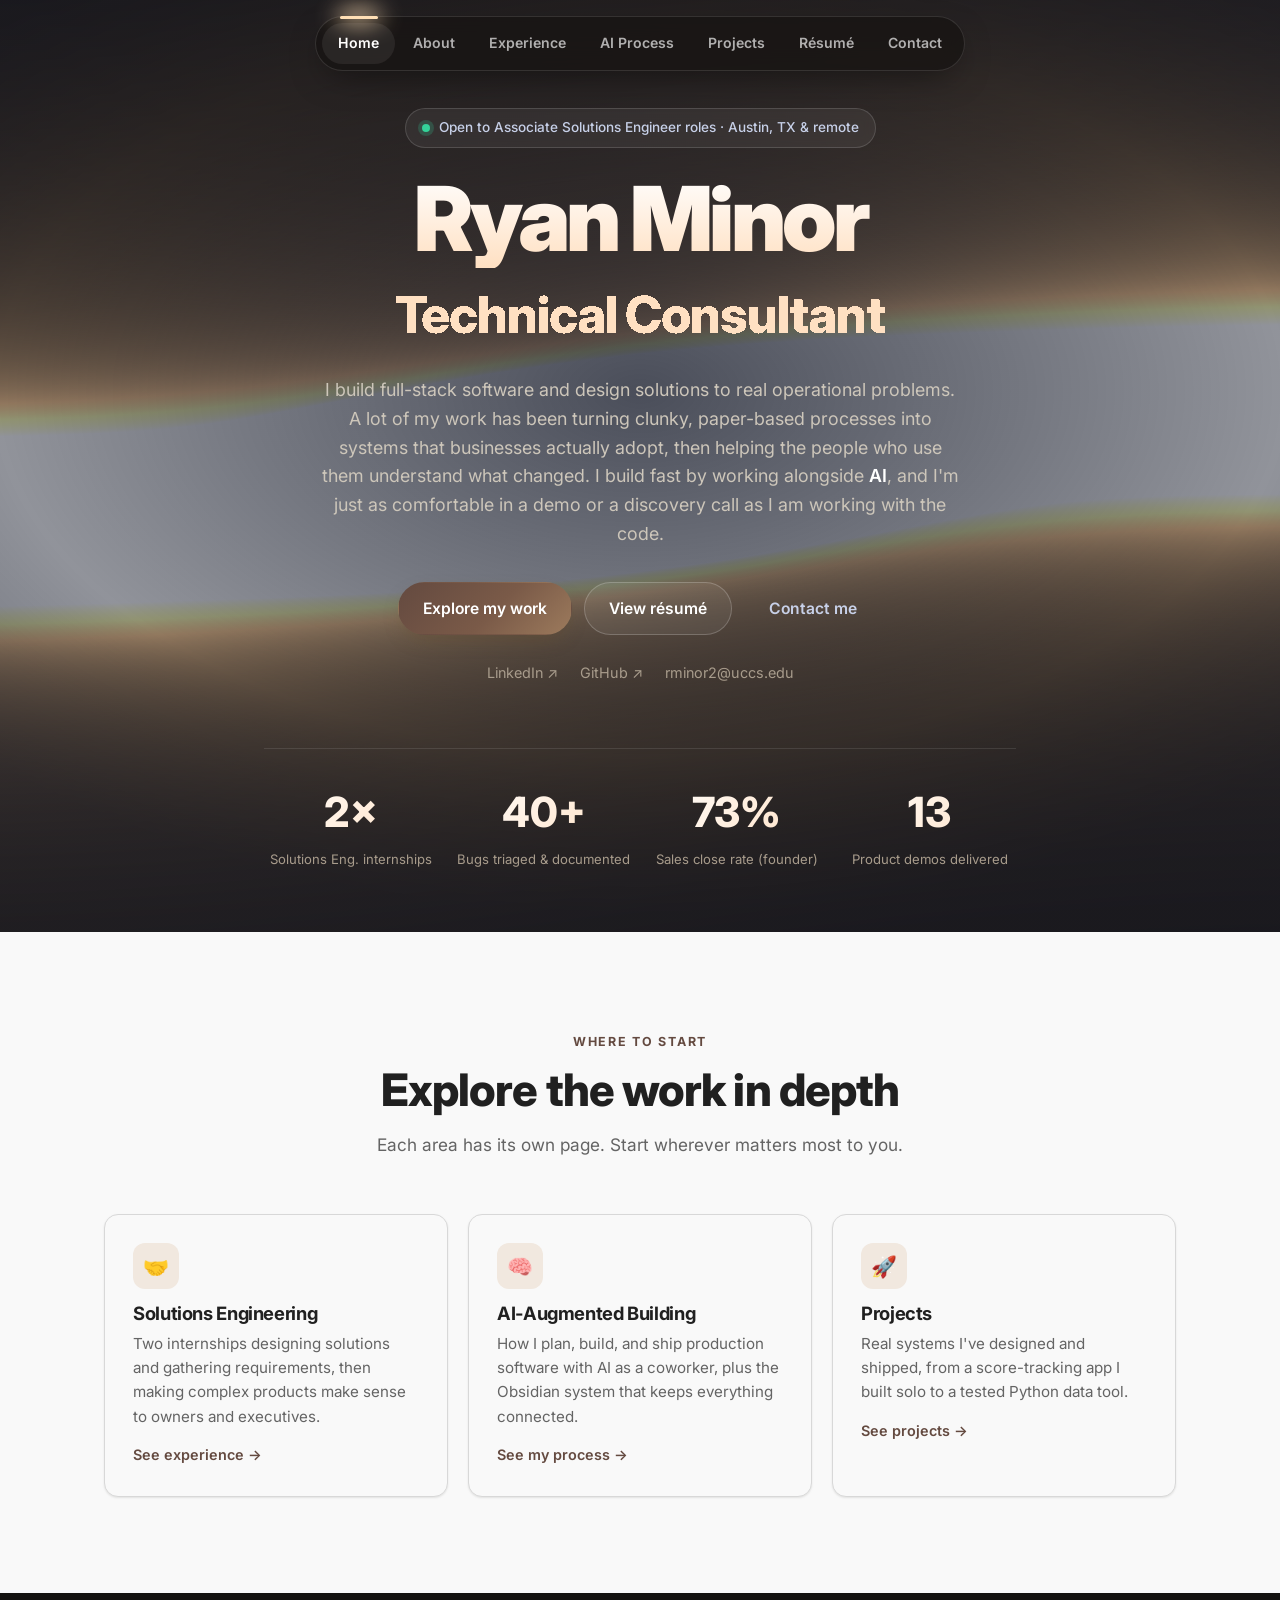
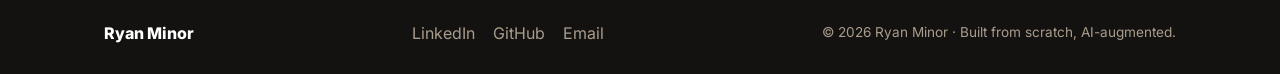
<file: index.html>
<!DOCTYPE html>
<html lang="en">
<head>
    <meta charset="UTF-8">
    <meta name="viewport" content="width=device-width, initial-scale=1.0">
    <title>Ryan Minor — Solutions Engineer</title>
    <meta name="description" content="Ryan Minor: Solutions Engineer and full-stack developer who builds software and designs solutions to real business problems.">
    <meta name="theme-color" content="#161616">
    <meta property="og:title" content="Ryan Minor, Solutions Engineer">
    <meta property="og:description" content="Solutions Engineer · Full-Stack Developer. I build software and design solutions to real business problems.">
    <meta property="og:type" content="website">
    <meta name="twitter:card" content="summary_large_image">
    <link rel="icon" href="data:image/svg+xml,<svg xmlns='http://www.w3.org/2000/svg' viewBox='0 0 100 100'><rect width='100' height='100' rx='22' fill='%23644a40'/><text x='50' y='68' font-size='52' font-family='Arial' font-weight='bold' fill='white' text-anchor='middle'>RM</text></svg>">
    <link rel="stylesheet" href="styles.css?v=4">
    <link rel="preconnect" href="https://fonts.googleapis.com">
    <link rel="preconnect" href="https://fonts.gstatic.com" crossorigin>
    <link href="https://fonts.googleapis.com/css2?family=Inter:wght@400;500;600;700;800;900&display=swap" rel="stylesheet">
</head>
<body>
    <div class="scroll-progress" id="scroll-progress"></div>
    <div id="nav-root"></div>

    <main id="top">
        <section class="hero">
            <div class="hero__bg" aria-hidden="true">
                <span class="aurora aurora--1"></span>
                <span class="aurora aurora--2"></span>
                <span class="aurora aurora--3"></span>
                <span class="hero__grid"></span>
                <canvas id="hero-shader" class="hero__shader"></canvas>
                <span class="hero__veil"></span>
            </div>
            <div class="hero__content reveal">
                <div class="hero__badge"><span class="hero__badge-dot"></span> Open to Associate Solutions Engineer roles · Austin, TX &amp; remote</div>
                <h1 class="hero__title">Ryan Minor</h1>

                <div class="gooey" data-gooey='["Solutions Engineer","Sales Engineer","Technical Consultant","AI-Powered Builder"]'>
                    <svg class="gooey-defs" aria-hidden="true" focusable="false" width="0" height="0"><defs><filter id="threshold"><feColorMatrix in="SourceGraphic" type="matrix" values="1 0 0 0 0  0 1 0 0 0  0 0 1 0 0  0 0 0 255 -140"/></filter></defs></svg>
                    <div class="gooey__stage"><span class="gooey__t1"></span><span class="gooey__t2"></span></div>
                </div>

                <p class="hero__lead">
                    I build full-stack software and design solutions to real operational problems. A lot of my
                    work has been turning clunky, paper-based processes into systems that businesses actually
                    adopt, then helping the people who use them understand what changed. I build fast by working
                    alongside <strong>AI</strong>, and I'm just as comfortable in a demo or a discovery call as I am working with the code.
                </p>
                <div class="hero__cta">
                    <a href="projects.html" class="btn btn-primary">Explore my work</a>
                    <a href="RyanMinor_SolutionsEngineer_Resume.pdf?v=5" target="_blank" class="btn btn-outline">View résumé</a>
                    <a href="contact.html" class="btn btn-ghost">Contact me</a>
                </div>
                <div class="hero__socials">
                    <a href="https://www.linkedin.com/in/ryan-minor-825126228" target="_blank" rel="noreferrer">LinkedIn ↗</a>
                    <a href="https://github.com/rminor2" target="_blank" rel="noreferrer">GitHub ↗</a>
                    <a href="mailto:rminor2@uccs.edu">rminor2@uccs.edu</a>
                </div>
            </div>

            <div class="hero__stats reveal">
                <div class="stat"><span class="stat__num" data-count="2" data-suffix="×">0</span><span class="stat__label">Solutions Eng. internships</span></div>
                <div class="stat"><span class="stat__num" data-count="40" data-suffix="+">0</span><span class="stat__label">Bugs triaged &amp; documented</span></div>
                <div class="stat"><span class="stat__num" data-count="73" data-suffix="%">0</span><span class="stat__label">Sales close rate (founder)</span></div>
                <div class="stat"><span class="stat__num" data-count="13" data-suffix="">0</span><span class="stat__label">Product demos delivered</span></div>
            </div>
        </section>

        <section class="section">
            <div class="container">
                <div class="section-head reveal">
                    <span class="eyebrow">Where to start</span>
                    <h2 class="section-title">Explore the work in depth</h2>
                    <p class="section-sub">Each area has its own page. Start wherever matters most to you.</p>
                </div>
                <div class="overview-grid">
                    <a class="ov-card reveal" href="experience.html">
                        <div class="ov-card__icon">🤝</div>
                        <h3>Solutions Engineering</h3>
                        <p>Two internships designing solutions and gathering requirements, then making complex products make sense to owners and executives.</p>
                        <span class="ov-card__more">See experience →</span>
                    </a>
                    <a class="ov-card reveal" href="ai.html">
                        <div class="ov-card__icon">🧠</div>
                        <h3>AI-Augmented Building</h3>
                        <p>How I plan, build, and ship production software with AI as a coworker, plus the Obsidian system that keeps everything connected.</p>
                        <span class="ov-card__more">See my process →</span>
                    </a>
                    <a class="ov-card reveal" href="projects.html">
                        <div class="ov-card__icon">🚀</div>
                        <h3>Projects</h3>
                        <p>Real systems I've designed and shipped, from a score-tracking app I built solo to a tested Python data tool.</p>
                        <span class="ov-card__more">See projects →</span>
                    </a>
                </div>
            </div>
        </section>
    </main>

    <footer class="footer" id="footer-root"></footer>
    <script src="script.js?v=4"></script>
</body>
</html>
</file>
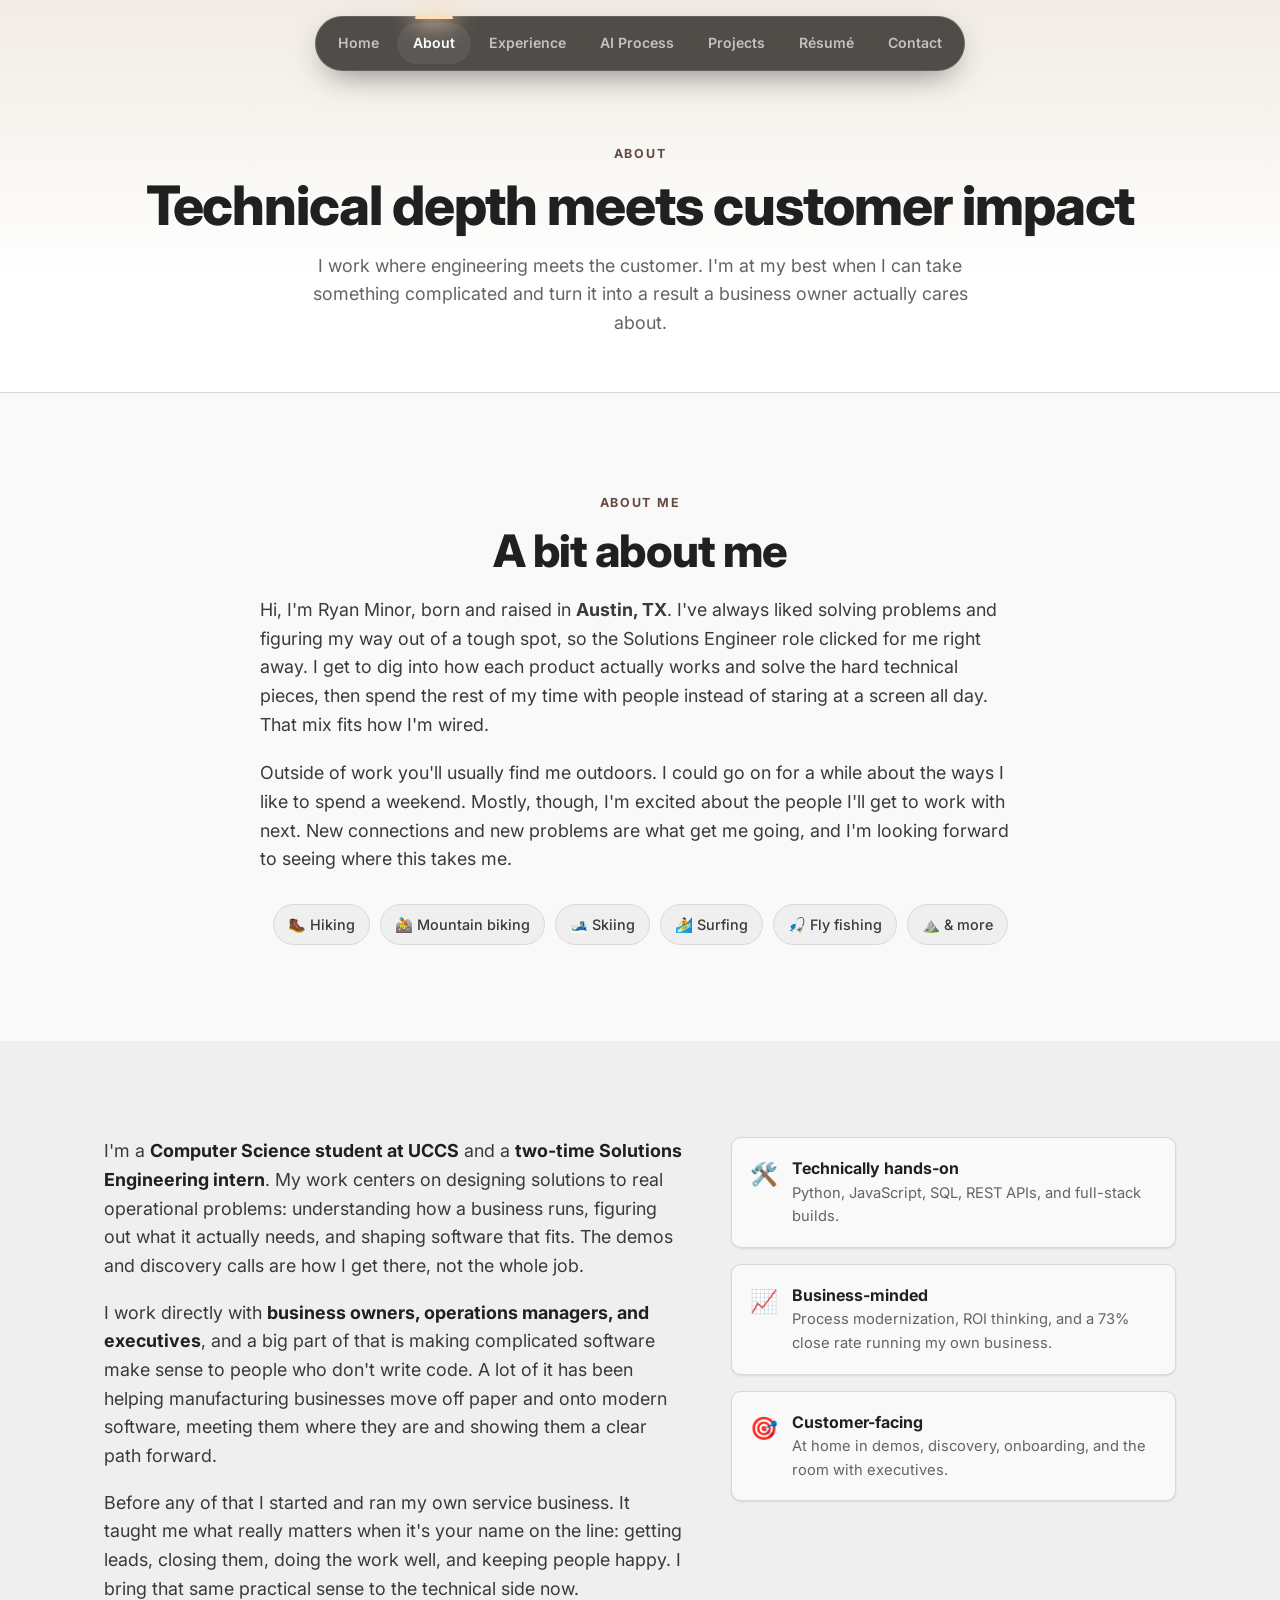
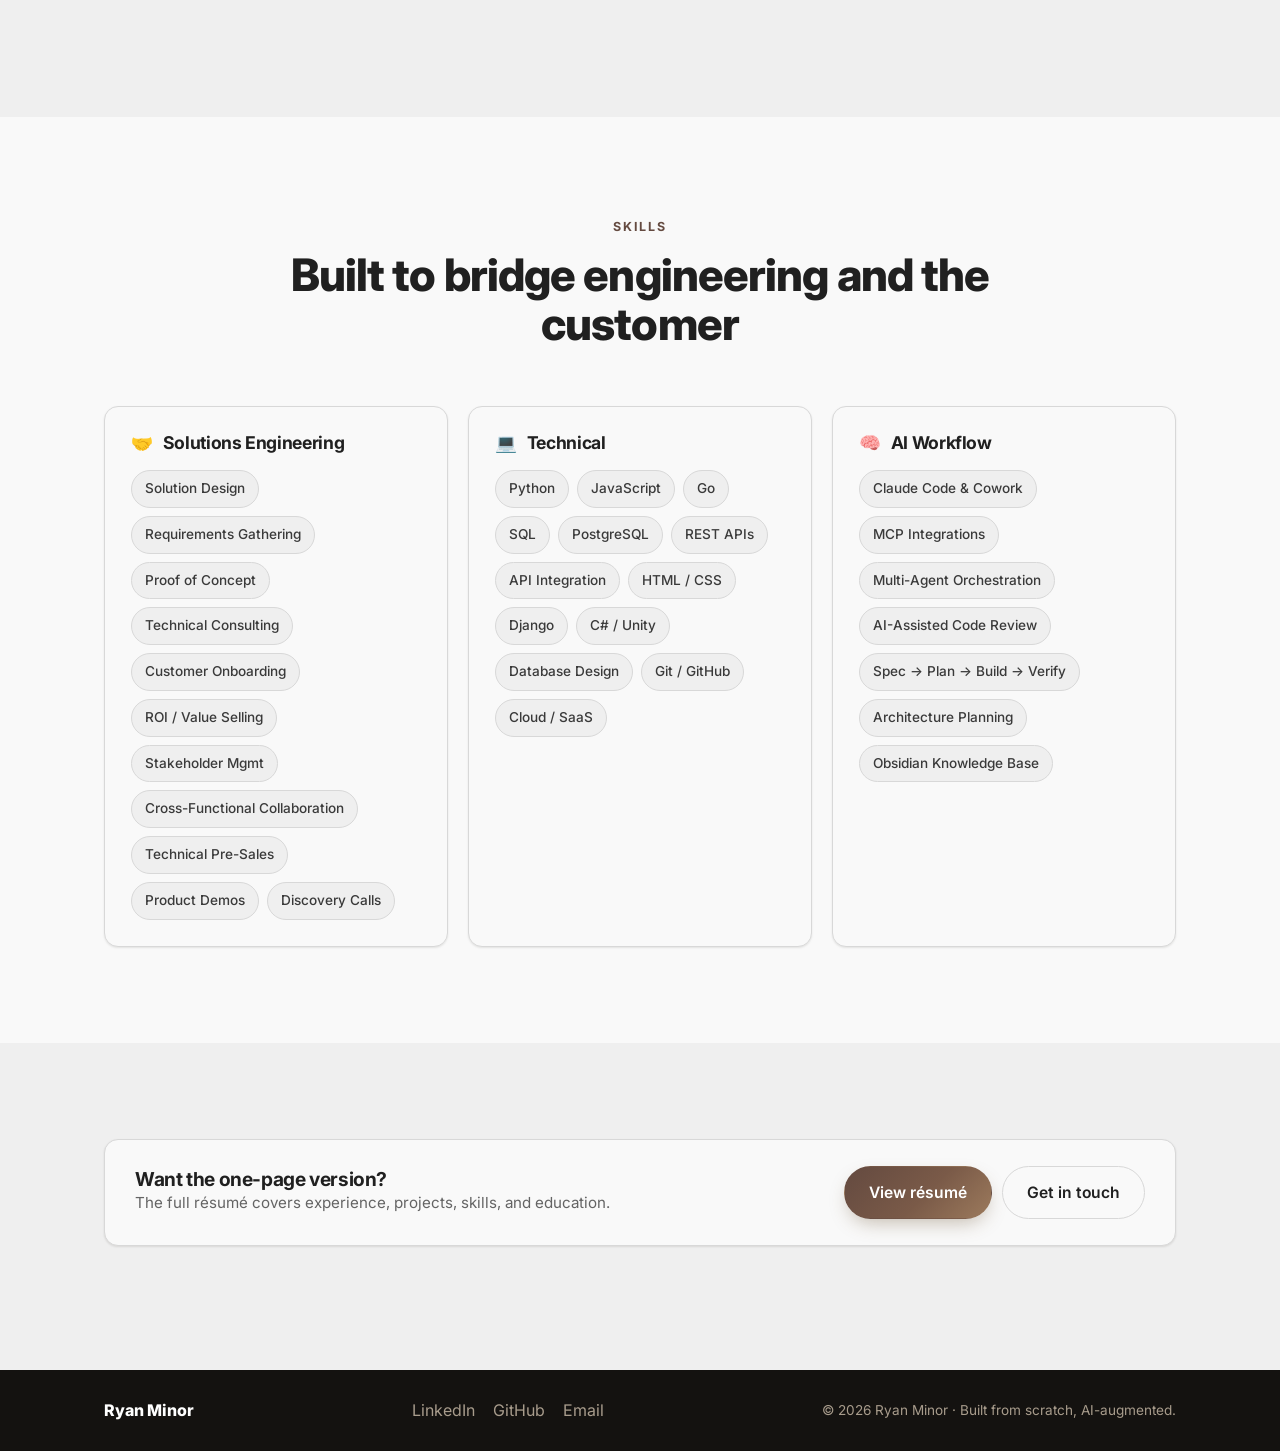
<file: about.html>
<!DOCTYPE html>
<html lang="en">
<head>
    <meta charset="UTF-8">
    <meta name="viewport" content="width=device-width, initial-scale=1.0">
    <title>About — Ryan Minor</title>
    <meta name="description" content="About Ryan Minor, a Computer Science student and two-time Solutions Engineering intern who works where engineering meets the customer.">
    <meta name="theme-color" content="#161616">
    <link rel="icon" href="data:image/svg+xml,<svg xmlns='http://www.w3.org/2000/svg' viewBox='0 0 100 100'><rect width='100' height='100' rx='22' fill='%23644a40'/><text x='50' y='68' font-size='52' font-family='Arial' font-weight='bold' fill='white' text-anchor='middle'>RM</text></svg>">
    <link rel="stylesheet" href="styles.css?v=4">
    <link rel="preconnect" href="https://fonts.googleapis.com"><link rel="preconnect" href="https://fonts.gstatic.com" crossorigin>
    <link href="https://fonts.googleapis.com/css2?family=Inter:wght@400;500;600;700;800;900&display=swap" rel="stylesheet">
</head>
<body>
    <div class="scroll-progress" id="scroll-progress"></div>
    <div id="nav-root"></div>

    <main>
        <header class="page-hero">
            <div class="container reveal">
                <span class="eyebrow">About</span>
                <h1 class="page-hero__title">Technical depth meets customer impact</h1>
                <p class="page-hero__lead">I work where engineering meets the customer. I'm at my best when I can take something complicated and turn it into a result a business owner actually cares about.</p>
            </div>
        </header>

        <section class="section">
            <div class="container">
                <div class="about-me reveal">
                    <div class="about-me__head">
                        <span class="eyebrow">About Me</span>
                        <h2 class="section-title">A bit about me</h2>
                    </div>
                    <p>Hi, I'm Ryan Minor, born and raised in <strong>Austin, TX</strong>. I've always liked solving problems and figuring my way out of a tough spot, so the Solutions Engineer role clicked for me right away. I get to dig into how each product actually works and solve the hard technical pieces, then spend the rest of my time with people instead of staring at a screen all day. That mix fits how I'm wired.</p>
                    <p>Outside of work you'll usually find me outdoors. I could go on for a while about the ways I like to spend a weekend. Mostly, though, I'm excited about the people I'll get to work with next. New connections and new problems are what get me going, and I'm looking forward to seeing where this takes me.</p>
                    <div class="hobby-tags">
                        <span>🥾 Hiking</span><span>🚵 Mountain biking</span><span>🎿 Skiing</span><span>🏄 Surfing</span><span>🎣 Fly fishing</span><span>⛰️ &amp; more</span>
                    </div>
                </div>
            </div>
        </section>

        <section class="section section-soft">
            <div class="container">
                <div class="about-grid">
                    <div class="about-lead reveal">
                        <p>I'm a <strong>Computer Science student at UCCS</strong> and a <strong>two-time Solutions Engineering intern</strong>. My work centers on designing solutions to real operational problems: understanding how a business runs, figuring out what it actually needs, and shaping software that fits. The demos and discovery calls are how I get there, not the whole job.</p>
                        <p>I work directly with <strong>business owners, operations managers, and executives</strong>, and a big part of that is making complicated software make sense to people who don't write code. A lot of it has been helping manufacturing businesses move off paper and onto modern software, meeting them where they are and showing them a clear path forward.</p>
                        <p>Before any of that I started and ran my own service business. It taught me what really matters when it's your name on the line: getting leads, closing them, doing the work well, and keeping people happy. I bring that same practical sense to the technical side now.</p>
                    </div>
                    <ul class="about-points reveal">
                        <li><span>🛠️</span><div><strong>Technically hands-on</strong><p>Python, JavaScript, SQL, REST APIs, and full-stack builds.</p></div></li>
                        <li><span>📈</span><div><strong>Business-minded</strong><p>Process modernization, ROI thinking, and a 73% close rate running my own business.</p></div></li>
                        <li><span>🎯</span><div><strong>Customer-facing</strong><p>At home in demos, discovery, onboarding, and the room with executives.</p></div></li>
                    </ul>
                </div>
            </div>
        </section>

        <section class="section">
            <div class="container">
                <div class="section-head reveal">
                    <span class="eyebrow">Skills</span>
                    <h2 class="section-title">Built to bridge engineering and the customer</h2>
                </div>
                <div class="skills-grid">
                    <div class="skill-col reveal">
                        <h3 class="skill-col__title"><span>🤝</span> Solutions Engineering</h3>
                        <div class="skill-tags">
                            <span>Solution Design</span><span>Requirements Gathering</span><span>Proof of Concept</span>
                            <span>Technical Consulting</span><span>Customer Onboarding</span><span>ROI / Value Selling</span>
                            <span>Stakeholder Mgmt</span><span>Cross-Functional Collaboration</span><span>Technical Pre-Sales</span>
                            <span>Product Demos</span><span>Discovery Calls</span>
                        </div>
                    </div>
                    <div class="skill-col reveal">
                        <h3 class="skill-col__title"><span>💻</span> Technical</h3>
                        <div class="skill-tags">
                            <span>Python</span><span>JavaScript</span><span>Go</span><span>SQL</span>
                            <span>PostgreSQL</span><span>REST APIs</span><span>API Integration</span><span>HTML / CSS</span>
                            <span>Django</span><span>C# / Unity</span><span>Database Design</span><span>Git / GitHub</span><span>Cloud / SaaS</span>
                        </div>
                    </div>
                    <div class="skill-col reveal">
                        <h3 class="skill-col__title"><span>🧠</span> AI Workflow</h3>
                        <div class="skill-tags">
                            <span>Claude Code &amp; Cowork</span><span>MCP Integrations</span><span>Multi-Agent Orchestration</span>
                            <span>AI-Assisted Code Review</span><span>Spec → Plan → Build → Verify</span>
                            <span>Architecture Planning</span><span>Obsidian Knowledge Base</span>
                        </div>
                    </div>
                </div>
            </div>
        </section>

        <section class="section section-soft">
            <div class="container">
                <div class="resume-cta reveal">
                    <div><h3>Want the one-page version?</h3><p>The full résumé covers experience, projects, skills, and education.</p></div>
                    <div class="resume-cta__actions">
                        <a href="resume.html" class="btn btn-primary">View résumé</a>
                        <a href="contact.html" class="btn btn-outline">Get in touch</a>
                    </div>
                </div>
            </div>
        </section>
    </main>

    <footer class="footer" id="footer-root"></footer>
    <script src="script.js?v=4"></script>
</body>
</html>
</file>
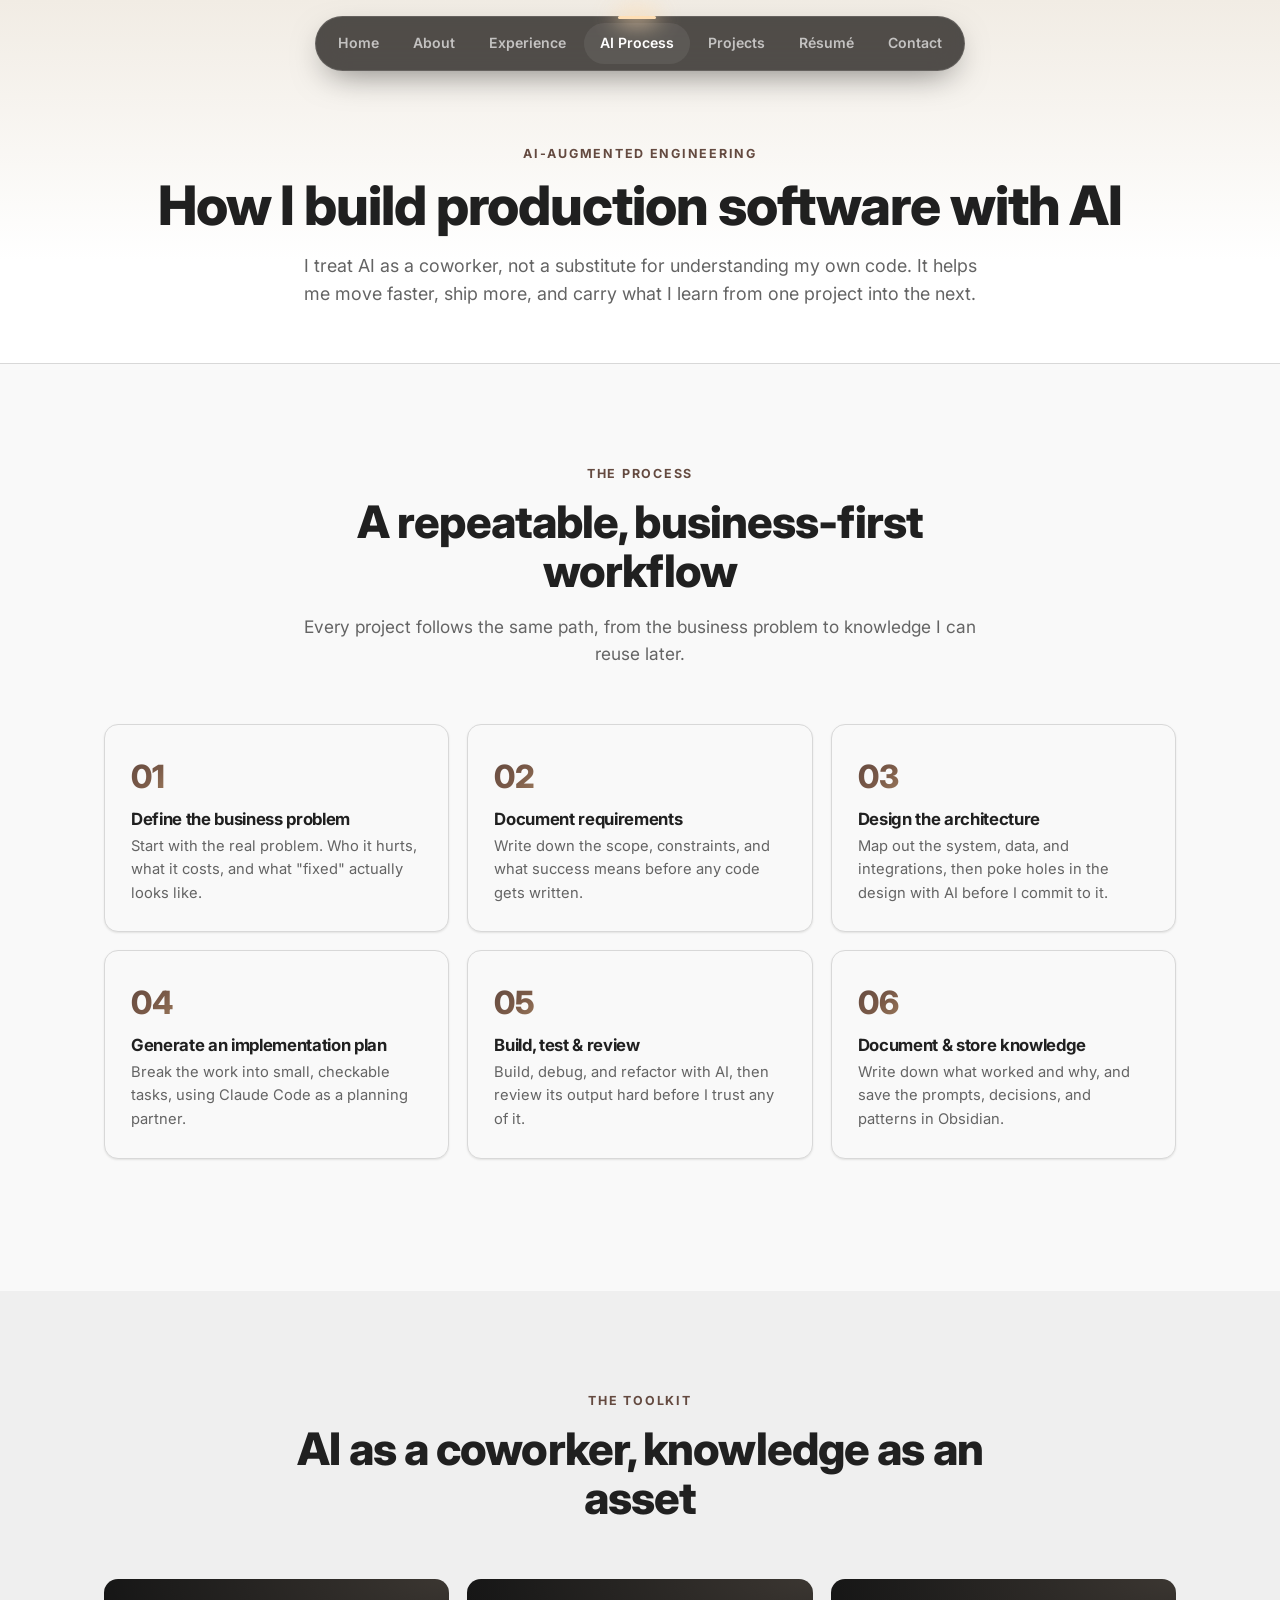
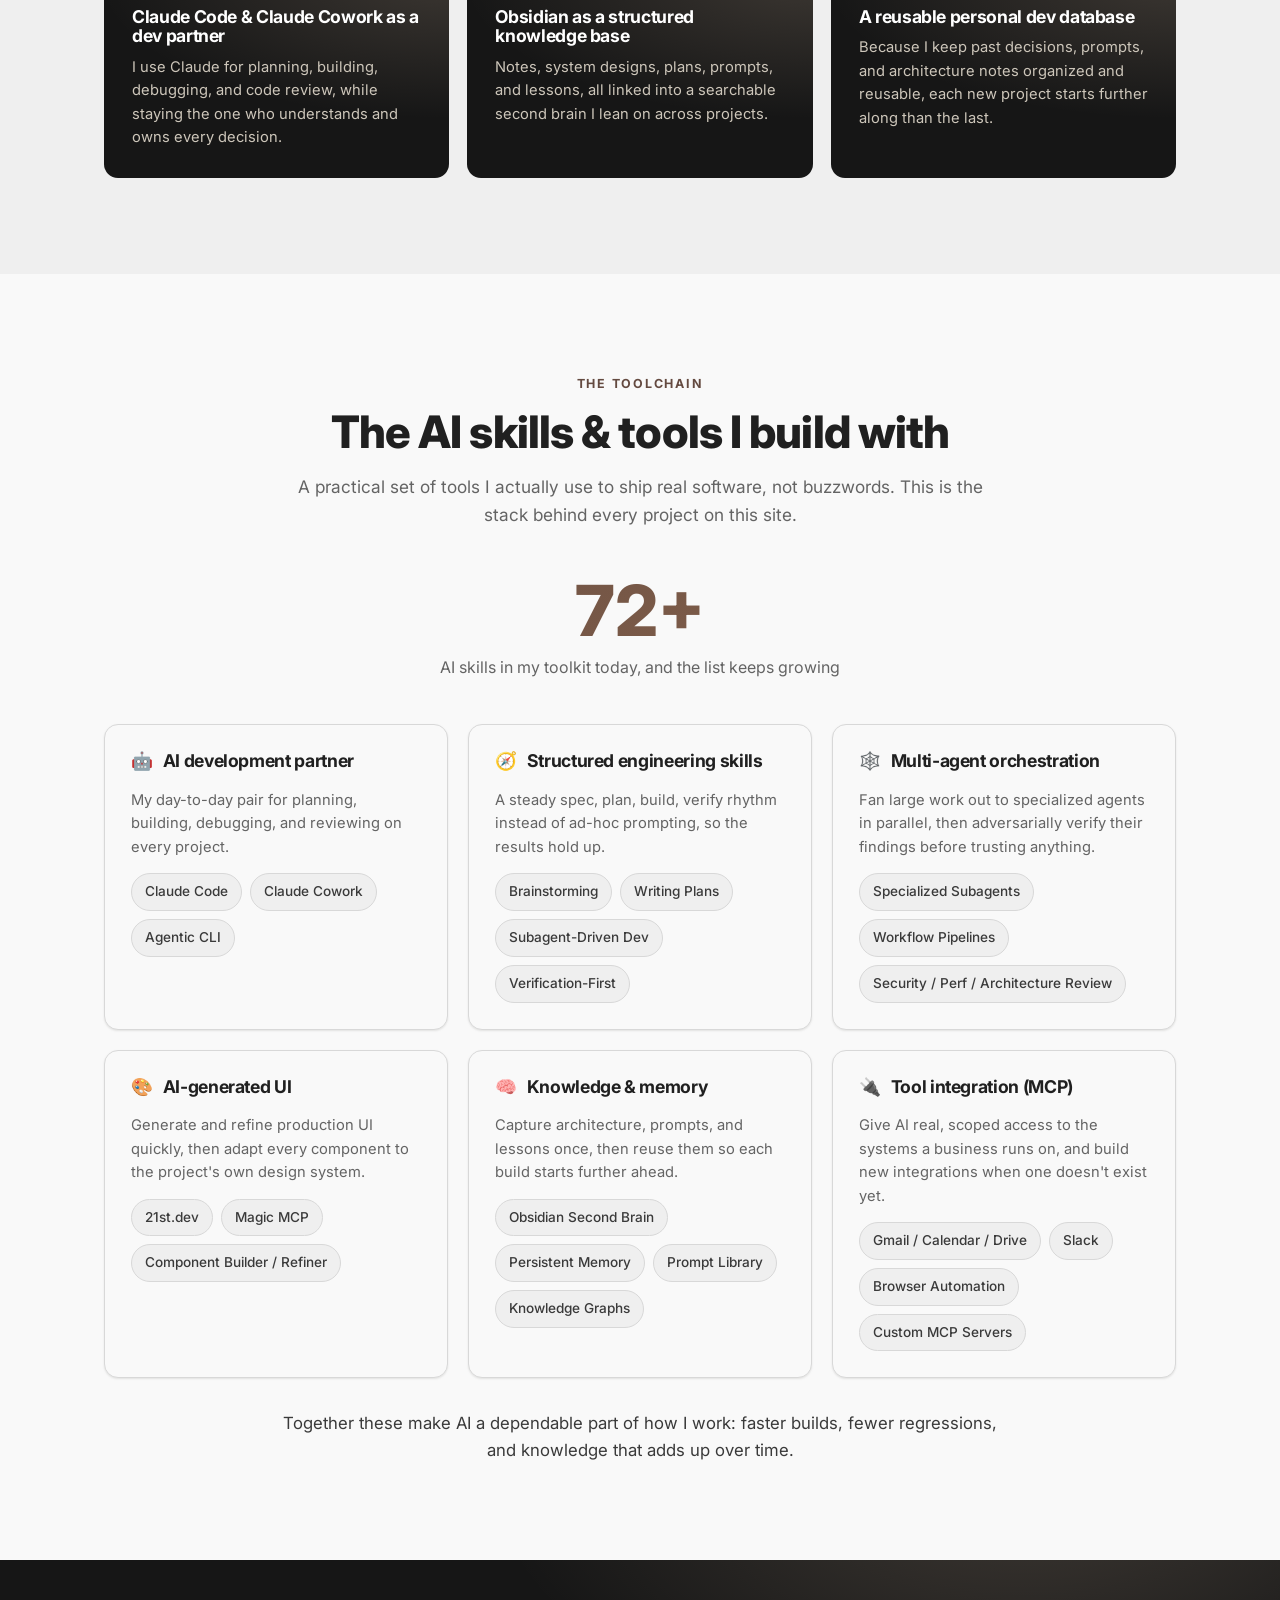
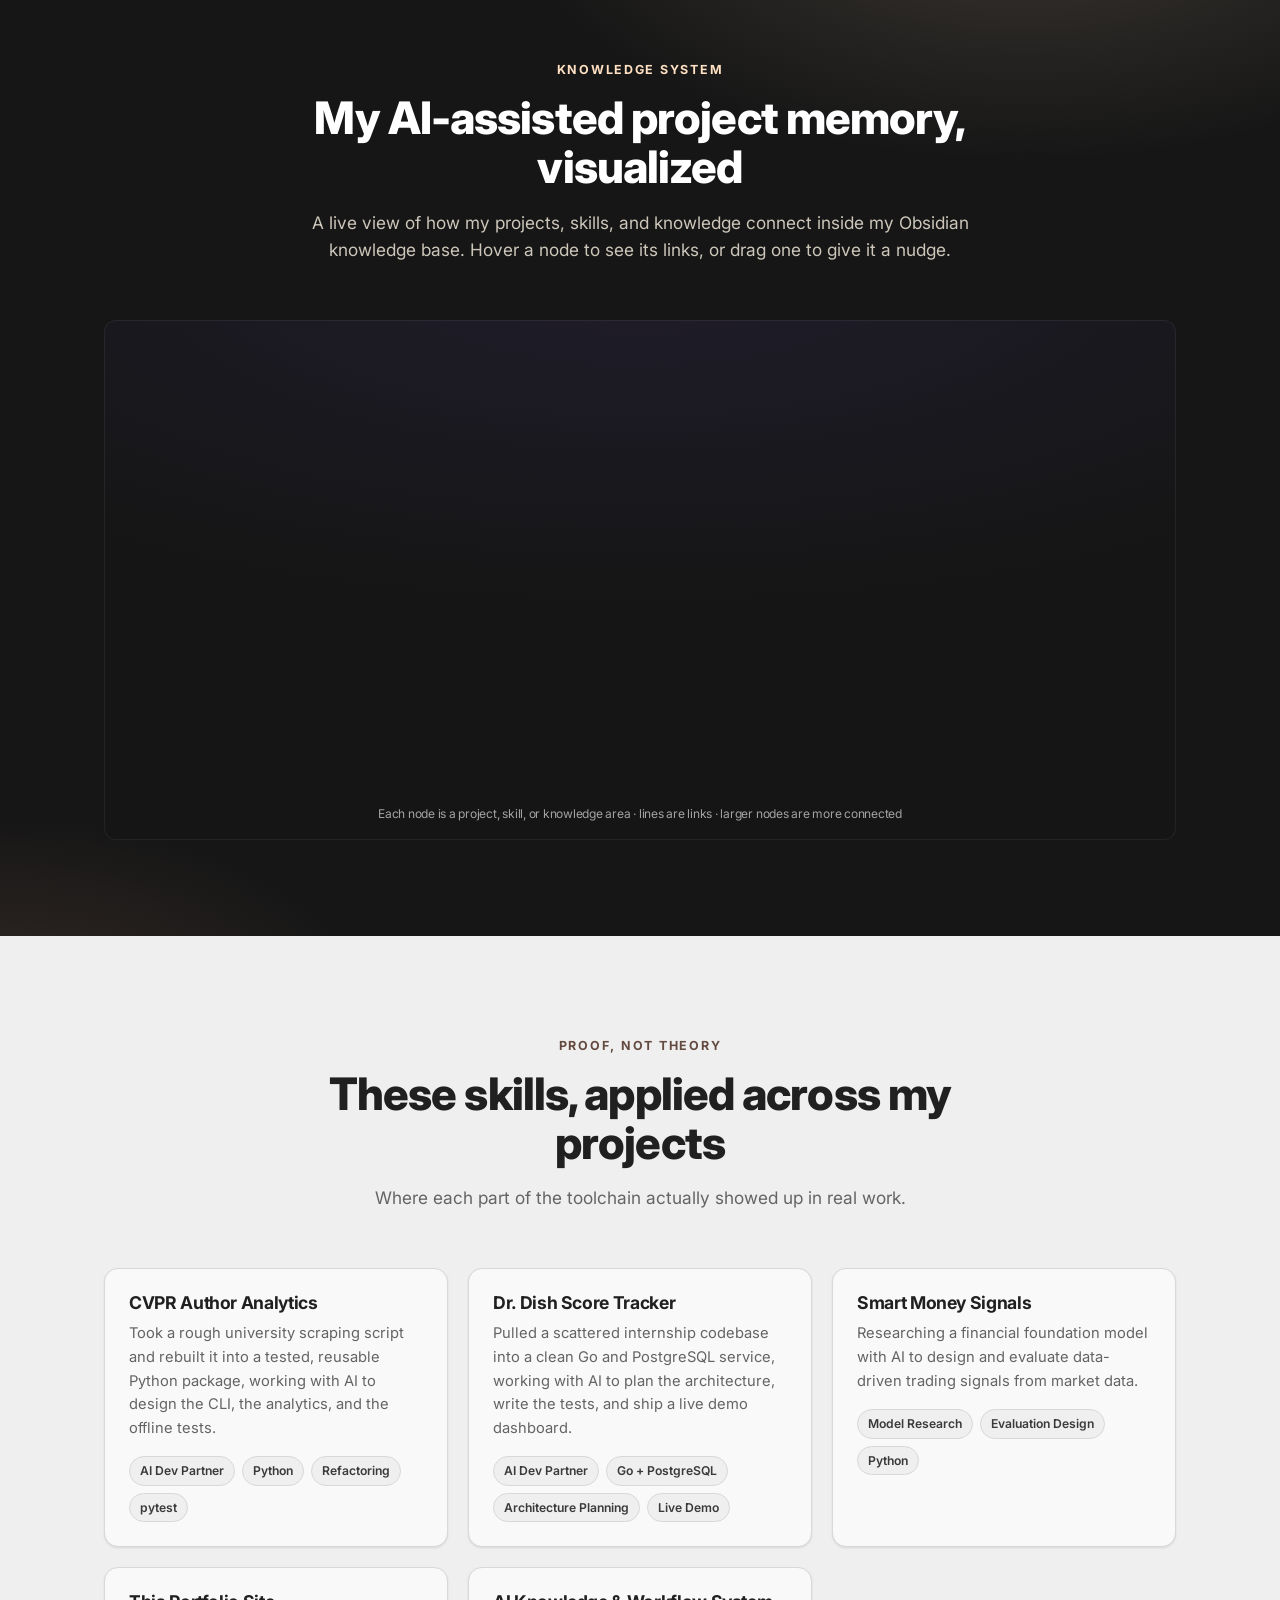
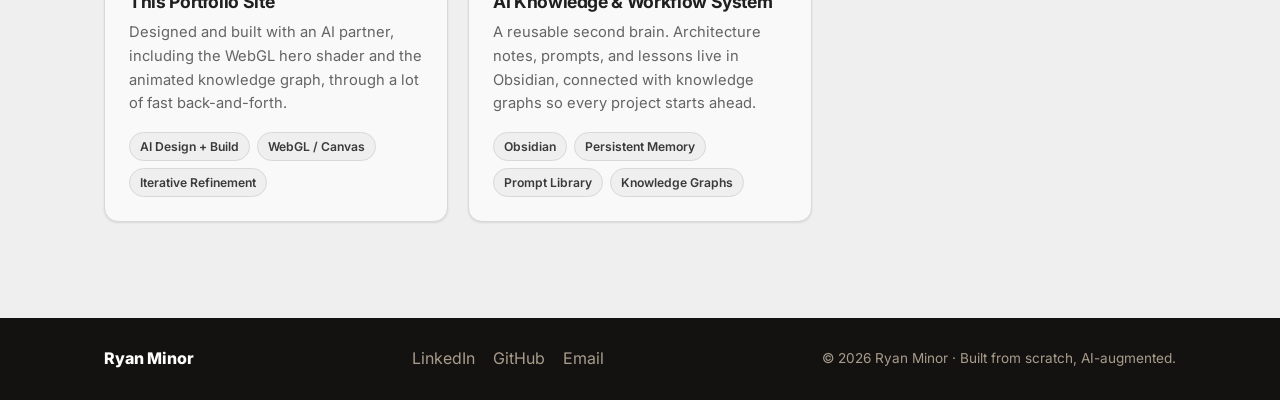
<file: ai.html>
<!DOCTYPE html>
<html lang="en">
<head>
    <meta charset="UTF-8">
    <meta name="viewport" content="width=device-width, initial-scale=1.0">
    <title>AI Process — Ryan Minor</title>
    <meta name="description" content="How Ryan Minor builds production software with AI, using a steady process and an Obsidian knowledge system.">
    <meta name="theme-color" content="#161616">
    <link rel="icon" href="data:image/svg+xml,<svg xmlns='http://www.w3.org/2000/svg' viewBox='0 0 100 100'><rect width='100' height='100' rx='22' fill='%23644a40'/><text x='50' y='68' font-size='52' font-family='Arial' font-weight='bold' fill='white' text-anchor='middle'>RM</text></svg>">
    <link rel="stylesheet" href="styles.css?v=4">
    <link rel="preconnect" href="https://fonts.googleapis.com"><link rel="preconnect" href="https://fonts.gstatic.com" crossorigin>
    <link href="https://fonts.googleapis.com/css2?family=Inter:wght@400;500;600;700;800;900&display=swap" rel="stylesheet">
</head>
<body>
    <div class="scroll-progress" id="scroll-progress"></div>
    <div id="nav-root"></div>

    <main>
        <header class="page-hero">
            <div class="container reveal">
                <span class="eyebrow">AI-Augmented Engineering</span>
                <h1 class="page-hero__title">How I build production software with AI</h1>
                <p class="page-hero__lead">I treat AI as a coworker, not a substitute for understanding my own code. It helps me move faster, ship more, and carry what I learn from one project into the next.</p>
            </div>
        </header>

        <section class="section">
            <div class="container">
                <div class="section-head reveal">
                    <span class="eyebrow">The Process</span>
                    <h2 class="section-title">A repeatable, business-first workflow</h2>
                    <p class="section-sub">Every project follows the same path, from the business problem to knowledge I can reuse later.</p>
                </div>
                <div class="process">
                    <div class="process__step reveal"><span class="process__num">01</span><h3>Define the business problem</h3><p>Start with the real problem. Who it hurts, what it costs, and what "fixed" actually looks like.</p></div>
                    <div class="process__step reveal"><span class="process__num">02</span><h3>Document requirements</h3><p>Write down the scope, constraints, and what success means before any code gets written.</p></div>
                    <div class="process__step reveal"><span class="process__num">03</span><h3>Design the architecture</h3><p>Map out the system, data, and integrations, then poke holes in the design with AI before I commit to it.</p></div>
                    <div class="process__step reveal"><span class="process__num">04</span><h3>Generate an implementation plan</h3><p>Break the work into small, checkable tasks, using Claude Code as a planning partner.</p></div>
                    <div class="process__step reveal"><span class="process__num">05</span><h3>Build, test &amp; review</h3><p>Build, debug, and refactor with AI, then review its output hard before I trust any of it.</p></div>
                    <div class="process__step reveal"><span class="process__num">06</span><h3>Document &amp; store knowledge</h3><p>Write down what worked and why, and save the prompts, decisions, and patterns in Obsidian.</p></div>
                </div>
            </div>
        </section>

        <section class="section section-soft">
            <div class="container">
                <div class="section-head reveal">
                    <span class="eyebrow">The Toolkit</span>
                    <h2 class="section-title">AI as a coworker, knowledge as an asset</h2>
                </div>
                <div class="ai-tools">
                    <div class="ai-tool reveal"><h3>Claude Code &amp; Claude Cowork as a dev partner</h3><p>I use Claude for planning, building, debugging, and code review, while staying the one who understands and owns every decision.</p></div>
                    <div class="ai-tool reveal"><h3>Obsidian as a structured knowledge base</h3><p>Notes, system designs, plans, prompts, and lessons, all linked into a searchable second brain I lean on across projects.</p></div>
                    <div class="ai-tool reveal"><h3>A reusable personal dev database</h3><p>Because I keep past decisions, prompts, and architecture notes organized and reusable, each new project starts further along than the last.</p></div>
                </div>
            </div>
        </section>

        <section class="section">
            <div class="container">
                <div class="section-head reveal">
                    <span class="eyebrow">The Toolchain</span>
                    <h2 class="section-title">The AI skills &amp; tools I build with</h2>
                    <p class="section-sub">A practical set of tools I actually use to ship real software, not buzzwords. This is the stack behind every project on this site.</p>
                </div>
                <div class="toolkit-stat reveal">
                    <span class="stat__num" data-count="80" data-suffix="+">0</span>
                    <span class="toolkit-stat__label">AI skills in my toolkit today, and the list keeps growing</span>
                </div>
                <div class="skills-grid stack-grid">
                    <div class="skill-col reveal">
                        <h3 class="skill-col__title"><span>🤖</span> AI development partner</h3>
                        <p class="stack-use">My day-to-day pair for planning, building, debugging, and reviewing on every project.</p>
                        <div class="skill-tags"><span>Claude Code</span><span>Claude Cowork</span><span>Agentic CLI</span></div>
                    </div>
                    <div class="skill-col reveal">
                        <h3 class="skill-col__title"><span>🧭</span> Structured engineering skills</h3>
                        <p class="stack-use">A steady spec, plan, build, verify rhythm instead of ad-hoc prompting, so the results hold up.</p>
                        <div class="skill-tags"><span>Brainstorming</span><span>Writing Plans</span><span>Subagent-Driven Dev</span><span>Verification-First</span></div>
                    </div>
                    <div class="skill-col reveal">
                        <h3 class="skill-col__title"><span>🕸️</span> Multi-agent orchestration</h3>
                        <p class="stack-use">Fan large work out to specialized agents in parallel, then adversarially verify their findings before trusting anything.</p>
                        <div class="skill-tags"><span>Specialized Subagents</span><span>Workflow Pipelines</span><span>Security / Perf / Architecture Review</span></div>
                    </div>
                    <div class="skill-col reveal">
                        <h3 class="skill-col__title"><span>🎨</span> AI-generated UI</h3>
                        <p class="stack-use">Generate and refine production UI quickly, then adapt every component to the project's own design system.</p>
                        <div class="skill-tags"><span>21st.dev</span><span>Magic MCP</span><span>Component Builder / Refiner</span></div>
                    </div>
                    <div class="skill-col reveal">
                        <h3 class="skill-col__title"><span>🧠</span> Knowledge &amp; memory</h3>
                        <p class="stack-use">Capture architecture, prompts, and lessons once, then reuse them so each build starts further ahead.</p>
                        <div class="skill-tags"><span>Obsidian Second Brain</span><span>Persistent Memory</span><span>Prompt Library</span><span>Knowledge Graphs</span></div>
                    </div>
                    <div class="skill-col reveal">
                        <h3 class="skill-col__title"><span>🔌</span> Tool integration (MCP)</h3>
                        <p class="stack-use">Give AI real, scoped access to the systems a business runs on, and build new integrations when one doesn't exist yet.</p>
                        <div class="skill-tags"><span>Gmail / Calendar / Drive</span><span>Slack</span><span>Browser Automation</span><span>Custom MCP Servers</span></div>
                    </div>
                </div>
                <p class="stack-note reveal">Together these make AI a dependable part of how I work: faster builds, fewer regressions, and knowledge that adds up over time.</p>
            </div>
        </section>

        <section id="graph" class="section section-dark">
            <div class="container">
                <div class="section-head section-head--light reveal">
                    <span class="eyebrow eyebrow--light">Knowledge System</span>
                    <h2 class="section-title">My AI-assisted project memory, visualized</h2>
                    <p class="section-sub section-sub--light">A live view of how my projects, skills, and knowledge connect inside my Obsidian knowledge base. Hover a node to see its links, or drag one to give it a nudge.</p>
                </div>
                <div class="graph-wrap reveal">
                    <canvas id="knowledge-graph"></canvas>
                    <div class="graph-tooltip" id="graph-tooltip"></div>
                    <div class="graph-legend" id="graph-legend"></div>
                </div>
            </div>
        </section>

        <section class="section section-soft">
            <div class="container">
                <div class="section-head reveal">
                    <span class="eyebrow">Proof, not theory</span>
                    <h2 class="section-title">These skills, applied across my projects</h2>
                    <p class="section-sub">Where each part of the toolchain actually showed up in real work.</p>
                </div>
                <div class="mini-grid">
                    <article class="mini-card reveal">
                        <h3>CVPR Author Analytics</h3>
                        <p>Took a rough university scraping script and rebuilt it into a tested, reusable Python package, working with AI to design the CLI, the analytics, and the offline tests.</p>
                        <div class="proj-card__tags"><span>AI Dev Partner</span><span>Python</span><span>Refactoring</span><span>pytest</span></div>
                    </article>
                    <article class="mini-card reveal">
                        <h3>Dr. Dish Score Tracker</h3>
                        <p>Pulled a scattered internship codebase into a clean Go and PostgreSQL service, working with AI to plan the architecture, write the tests, and ship a live demo dashboard.</p>
                        <div class="proj-card__tags"><span>AI Dev Partner</span><span>Go + PostgreSQL</span><span>Architecture Planning</span><span>Live Demo</span></div>
                    </article>
                    <article class="mini-card reveal">
                        <h3>Smart Money Signals</h3>
                        <p>Researching a financial foundation model with AI to design and evaluate data-driven trading signals from market data.</p>
                        <div class="proj-card__tags"><span>Model Research</span><span>Evaluation Design</span><span>Python</span></div>
                    </article>
                    <article class="mini-card reveal">
                        <h3>This Portfolio Site</h3>
                        <p>Designed and built with an AI partner, including the WebGL hero shader and the animated knowledge graph, through a lot of fast back-and-forth.</p>
                        <div class="proj-card__tags"><span>AI Design + Build</span><span>WebGL / Canvas</span><span>Iterative Refinement</span></div>
                    </article>
                    <article class="mini-card reveal">
                        <h3>AI Knowledge &amp; Workflow System</h3>
                        <p>A reusable second brain. Architecture notes, prompts, and lessons live in Obsidian, connected with knowledge graphs so every project starts ahead.</p>
                        <div class="proj-card__tags"><span>Obsidian</span><span>Persistent Memory</span><span>Prompt Library</span><span>Knowledge Graphs</span></div>
                    </article>
                </div>
            </div>
        </section>
    </main>

    <footer class="footer" id="footer-root"></footer>
    <script src="script.js?v=4"></script>
</body>
</html>
</file>
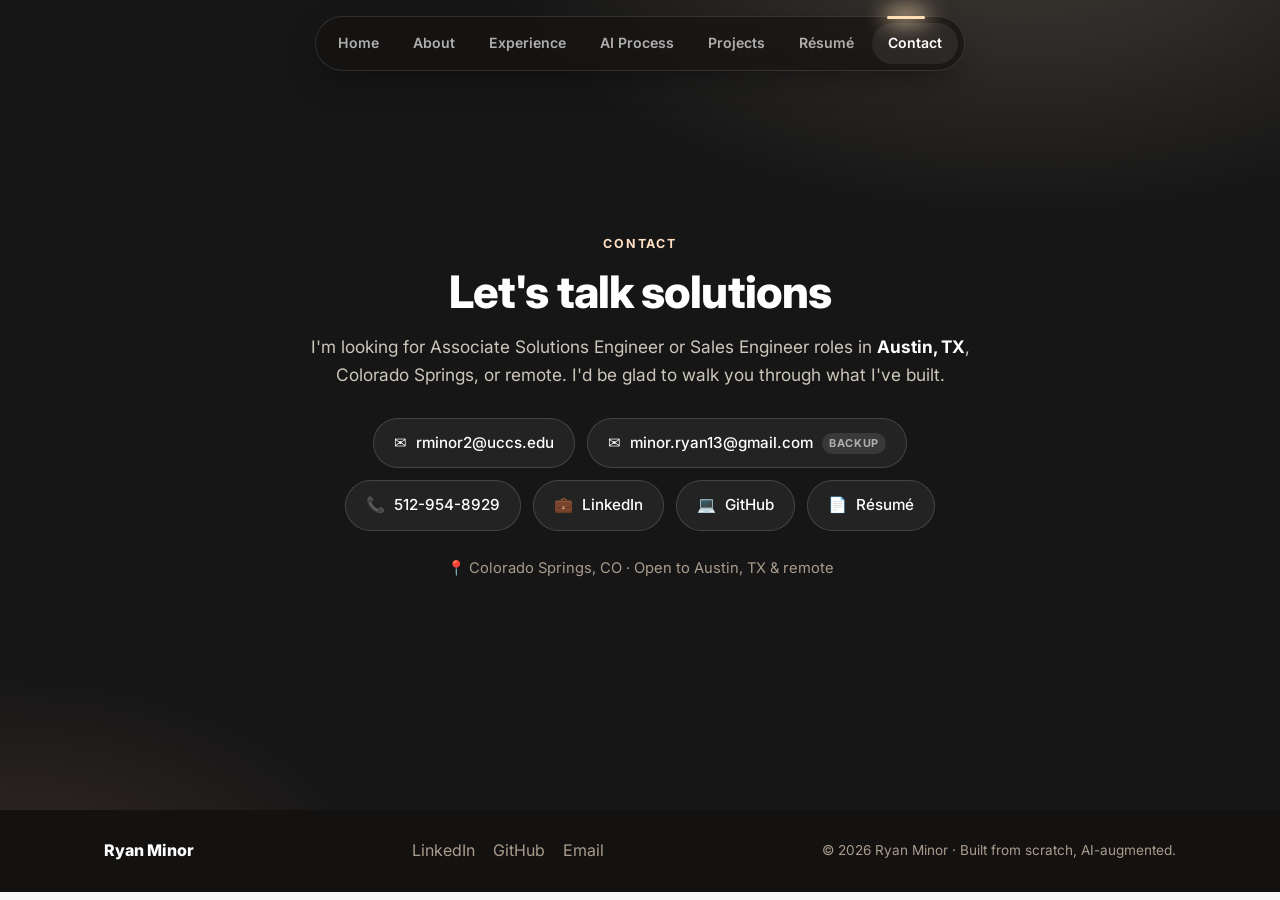
<file: contact.html>
<!DOCTYPE html>
<html lang="en">
<head>
    <meta charset="UTF-8">
    <meta name="viewport" content="width=device-width, initial-scale=1.0">
    <title>Contact — Ryan Minor</title>
    <meta name="description" content="Contact Ryan Minor, Solutions Engineer candidate, open to Austin, TX and remote roles.">
    <meta name="theme-color" content="#161616">
    <link rel="icon" href="data:image/svg+xml,<svg xmlns='http://www.w3.org/2000/svg' viewBox='0 0 100 100'><rect width='100' height='100' rx='22' fill='%23644a40'/><text x='50' y='68' font-size='52' font-family='Arial' font-weight='bold' fill='white' text-anchor='middle'>RM</text></svg>">
    <link rel="stylesheet" href="styles.css?v=4">
    <link rel="preconnect" href="https://fonts.googleapis.com"><link rel="preconnect" href="https://fonts.gstatic.com" crossorigin>
    <link href="https://fonts.googleapis.com/css2?family=Inter:wght@400;500;600;700;800;900&display=swap" rel="stylesheet">
</head>
<body>
    <div class="scroll-progress" id="scroll-progress"></div>
    <div id="nav-root"></div>

    <main>
        <section class="section section-dark" style="min-height: calc(100vh - 90px); display:flex; align-items:center;">
            <div class="container">
                <div class="contact-inner reveal">
                    <span class="eyebrow eyebrow--light">Contact</span>
                    <h2 class="section-title section-title--light">Let's talk solutions</h2>
                    <p class="contact-lead">I'm looking for Associate Solutions Engineer or Sales Engineer roles in <strong>Austin, TX</strong>, Colorado Springs, or remote. I'd be glad to walk you through what I've built.</p>
                    <div class="contact-methods">
                        <a class="contact-chip" href="mailto:rminor2@uccs.edu"><span>✉</span> rminor2@uccs.edu</a>
                        <a class="contact-chip" href="mailto:minor.ryan13@gmail.com"><span>✉</span> minor.ryan13@gmail.com <span class="contact-chip__tag">backup</span></a>
                        <a class="contact-chip" href="tel:512-954-8929"><span>📞</span> 512-954-8929</a>
                        <a class="contact-chip" href="https://www.linkedin.com/in/ryan-minor-825126228" target="_blank" rel="noreferrer"><span>💼</span> LinkedIn</a>
                        <a class="contact-chip" href="https://github.com/rminor2" target="_blank" rel="noreferrer"><span>💻</span> GitHub</a>
                        <a class="contact-chip" href="RyanMinor_SolutionsEngineer_Resume.pdf?v=5" target="_blank"><span>📄</span> Résumé</a>
                    </div>
                    <p class="contact-loc">📍 Colorado Springs, CO · Open to Austin, TX &amp; remote</p>
                </div>
            </div>
        </section>
    </main>

    <footer class="footer" id="footer-root"></footer>
    <script src="script.js?v=4"></script>
</body>
</html>
</file>
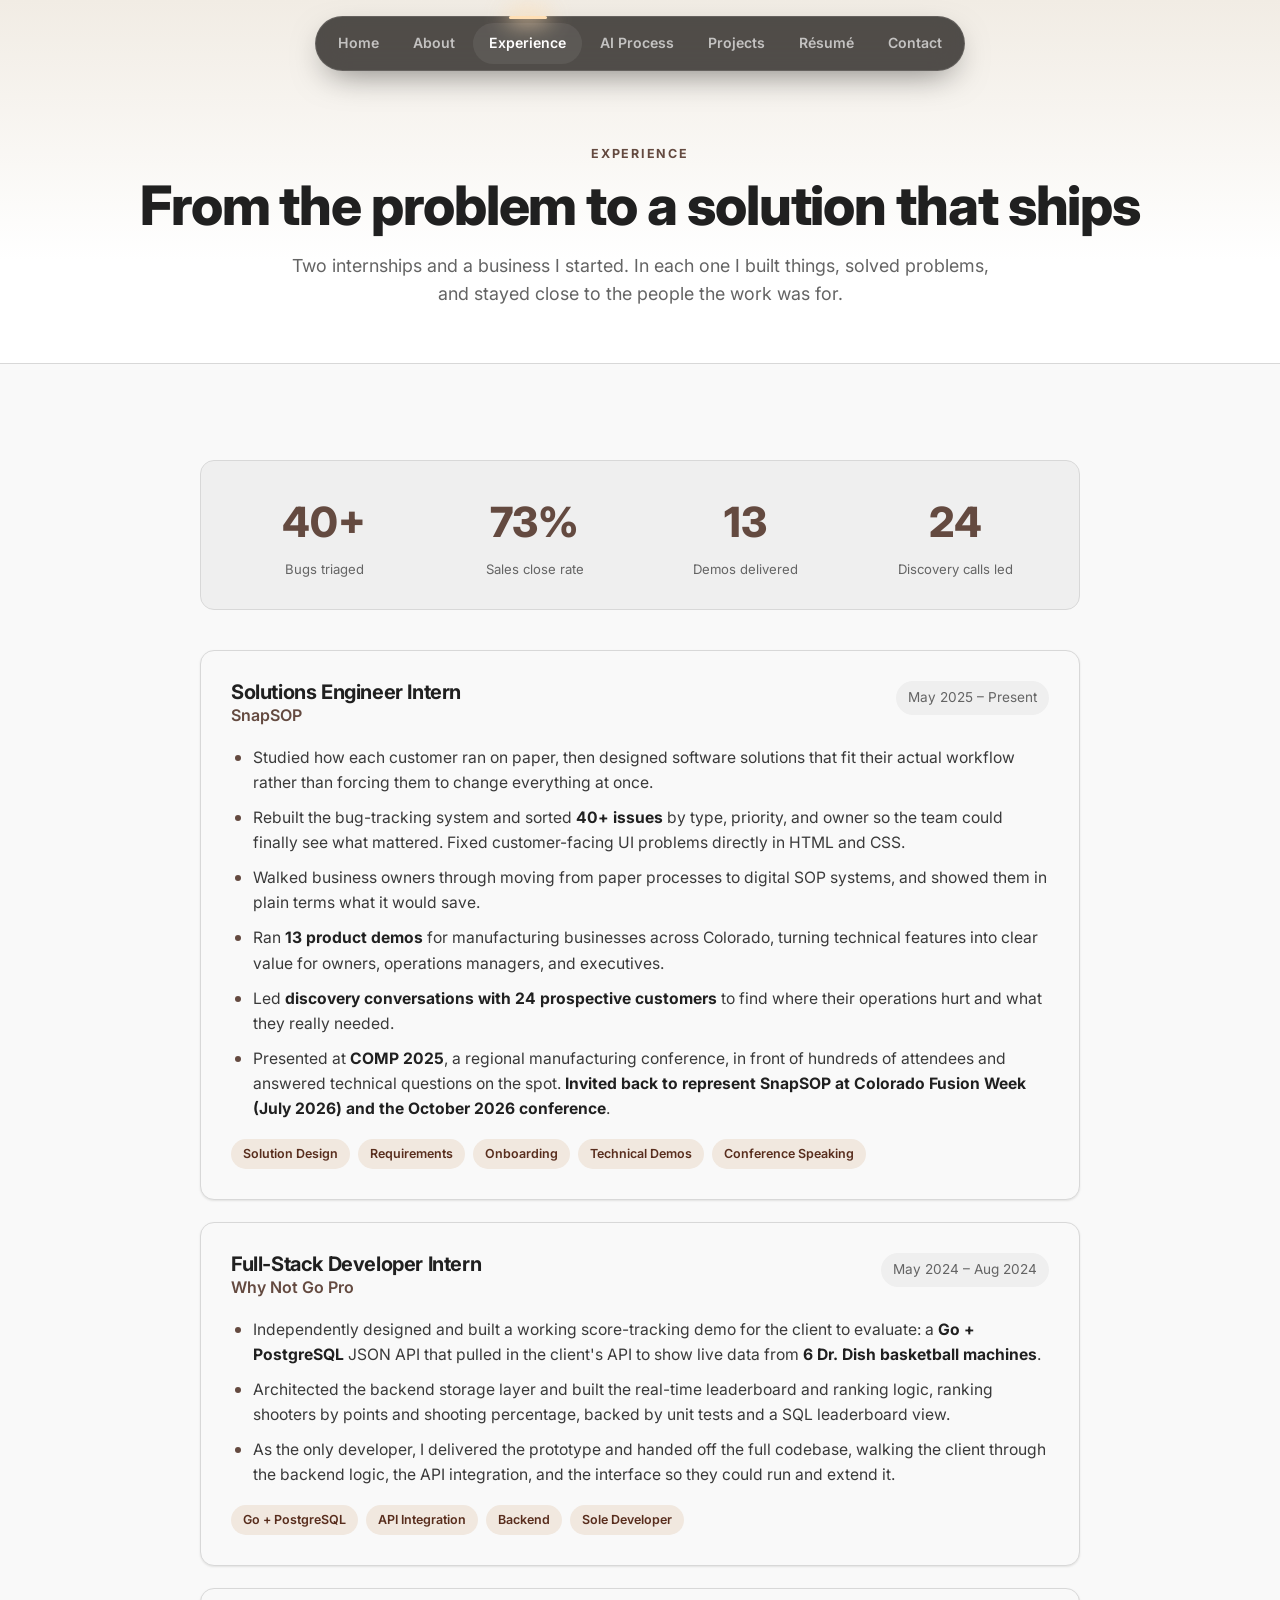
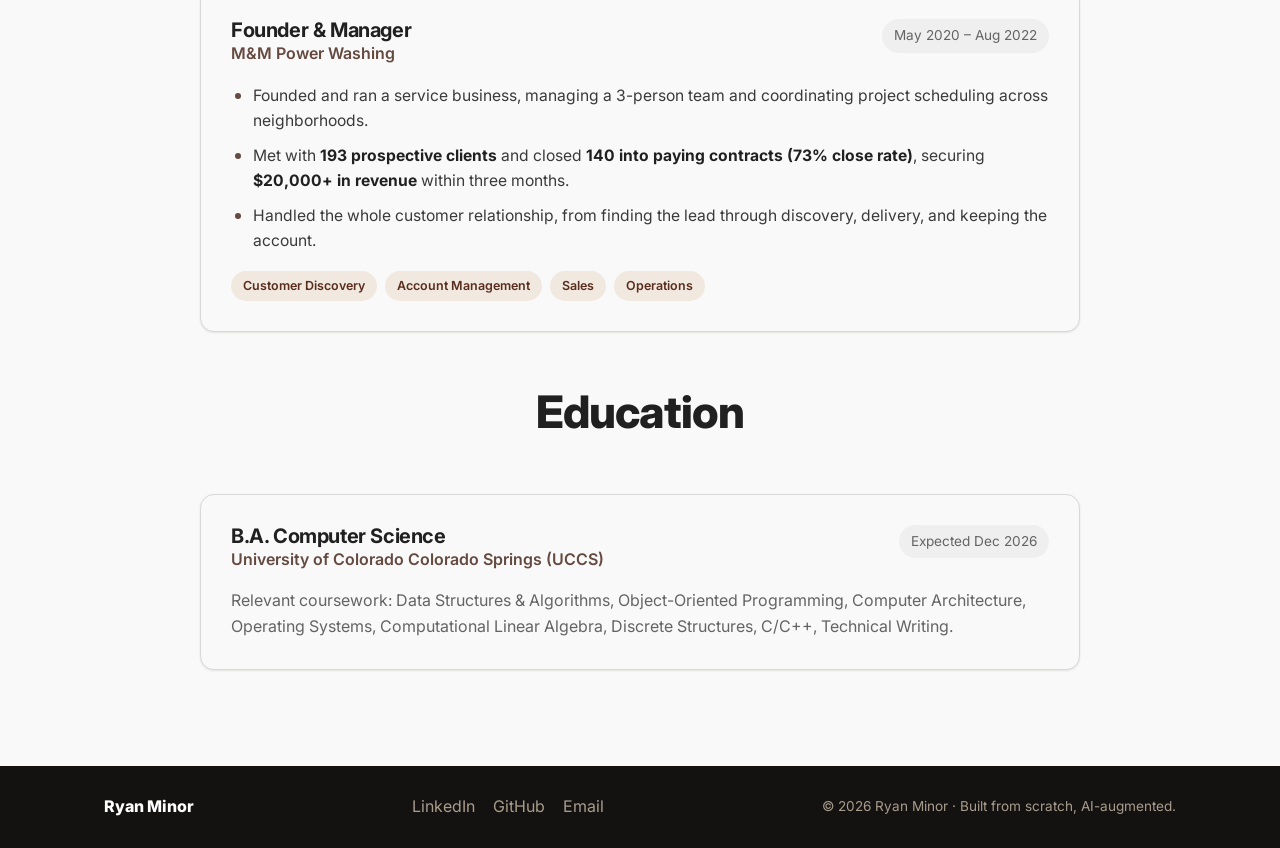
<file: experience.html>
<!DOCTYPE html>
<html lang="en">
<head>
    <meta charset="UTF-8">
    <meta name="viewport" content="width=device-width, initial-scale=1.0">
    <title>Experience — Ryan Minor</title>
    <meta name="description" content="Ryan Minor's experience: Solutions Engineering at SnapSOP, full-stack development at Why Not Go Pro, and founding M&M Power Washing.">
    <meta name="theme-color" content="#161616">
    <link rel="icon" href="data:image/svg+xml,<svg xmlns='http://www.w3.org/2000/svg' viewBox='0 0 100 100'><rect width='100' height='100' rx='22' fill='%23644a40'/><text x='50' y='68' font-size='52' font-family='Arial' font-weight='bold' fill='white' text-anchor='middle'>RM</text></svg>">
    <link rel="stylesheet" href="styles.css?v=4">
    <link rel="preconnect" href="https://fonts.googleapis.com"><link rel="preconnect" href="https://fonts.gstatic.com" crossorigin>
    <link href="https://fonts.googleapis.com/css2?family=Inter:wght@400;500;600;700;800;900&display=swap" rel="stylesheet">
</head>
<body>
    <div class="scroll-progress" id="scroll-progress"></div>
    <div id="nav-root"></div>

    <main>
        <header class="page-hero">
            <div class="container reveal">
                <span class="eyebrow">Experience</span>
                <h1 class="page-hero__title">From the problem to a solution that ships</h1>
                <p class="page-hero__lead">Two internships and a business I started. In each one I built things, solved problems, and stayed close to the people the work was for.</p>
            </div>
        </header>

        <section class="section">
            <div class="container">
                <div class="hero__stats reveal" style="background:var(--soft);border:1px solid var(--line);border-radius:var(--radius);border-top:1px solid var(--line);padding:28px;margin:0 auto 40px;max-width:880px;">
                    <div class="stat"><span class="stat__num" style="color:var(--brand);-webkit-text-fill-color:initial;background:none;" data-count="40" data-suffix="+">0</span><span class="stat__label" style="color:var(--muted)">Bugs triaged</span></div>
                    <div class="stat"><span class="stat__num" style="color:var(--brand);background:none;" data-count="73" data-suffix="%">0</span><span class="stat__label" style="color:var(--muted)">Sales close rate</span></div>
                    <div class="stat"><span class="stat__num" style="color:var(--brand);background:none;" data-count="13" data-suffix="">0</span><span class="stat__label" style="color:var(--muted)">Demos delivered</span></div>
                    <div class="stat"><span class="stat__num" style="color:var(--brand);background:none;" data-count="24" data-suffix="">0</span><span class="stat__label" style="color:var(--muted)">Discovery calls led</span></div>
                </div>

                <div class="timeline">
                    <article class="exp-card reveal">
                        <div class="exp-card__top">
                            <div><h3 class="exp-card__role">Solutions Engineer Intern</h3><p class="exp-card__co">SnapSOP</p></div>
                            <span class="exp-card__date">May 2025 – Present</span>
                        </div>
                        <ul class="exp-card__points">
                            <li>Studied how each customer ran on paper, then designed software solutions that fit their actual workflow rather than forcing them to change everything at once.</li>
                            <li>Rebuilt the bug-tracking system and sorted <strong>40+ issues</strong> by type, priority, and owner so the team could finally see what mattered. Fixed customer-facing UI problems directly in HTML and CSS.</li>
                            <li>Walked business owners through moving from paper processes to digital SOP systems, and showed them in plain terms what it would save.</li>
                            <li>Ran <strong>13 product demos</strong> for manufacturing businesses across Colorado, turning technical features into clear value for owners, operations managers, and executives.</li>
                            <li>Led <strong>discovery conversations with 24 prospective customers</strong> to find where their operations hurt and what they really needed.</li>
                            <li>Presented at <strong>COMP 2025</strong>, a regional manufacturing conference, in front of hundreds of attendees and answered technical questions on the spot. <strong>Invited back to represent SnapSOP at Colorado Fusion Week (July 2026) and the October 2026 conference</strong>.</li>
                        </ul>
                        <div class="exp-card__tags"><span>Solution Design</span><span>Requirements</span><span>Onboarding</span><span>Technical Demos</span><span>Conference Speaking</span></div>
                    </article>

                    <article class="exp-card reveal">
                        <div class="exp-card__top">
                            <div><h3 class="exp-card__role">Full-Stack Developer Intern</h3><p class="exp-card__co">Why Not Go Pro</p></div>
                            <span class="exp-card__date">May 2024 – Aug 2024</span>
                        </div>
                        <ul class="exp-card__points">
                            <li>Independently designed and built a working score-tracking demo for the client to evaluate: a <strong>Go + PostgreSQL</strong> JSON API that pulled in the client's API to show live data from <strong>6 Dr. Dish basketball machines</strong>.</li>
                            <li>Architected the backend storage layer and built the real-time leaderboard and ranking logic, ranking shooters by points and shooting percentage, backed by unit tests and a SQL leaderboard view.</li>
                            <li>As the only developer, I delivered the prototype and handed off the full codebase, walking the client through the backend logic, the API integration, and the interface so they could run and extend it.</li>
                        </ul>
                        <div class="exp-card__tags"><span>Go + PostgreSQL</span><span>API Integration</span><span>Backend</span><span>Sole Developer</span></div>
                    </article>

                    <article class="exp-card reveal">
                        <div class="exp-card__top">
                            <div><h3 class="exp-card__role">Founder &amp; Manager</h3><p class="exp-card__co">M&amp;M Power Washing</p></div>
                            <span class="exp-card__date">May 2020 – Aug 2022</span>
                        </div>
                        <ul class="exp-card__points">
                            <li>Founded and ran a service business, managing a 3-person team and coordinating project scheduling across neighborhoods.</li>
                            <li>Met with <strong>193 prospective clients</strong> and closed <strong>140 into paying contracts (73% close rate)</strong>, securing <strong>$20,000+ in revenue</strong> within three months.</li>
                            <li>Handled the whole customer relationship, from finding the lead through discovery, delivery, and keeping the account.</li>
                        </ul>
                        <div class="exp-card__tags"><span>Customer Discovery</span><span>Account Management</span><span>Sales</span><span>Operations</span></div>
                    </article>
                </div>

                <div class="section-head reveal" style="margin-top:56px;">
                    <h2 class="section-title">Education</h2>
                </div>
                <div class="exp-card reveal" style="max-width:880px;margin:0 auto;">
                    <div class="exp-card__top">
                        <div><h3 class="exp-card__role">B.A. Computer Science</h3><p class="exp-card__co">University of Colorado Colorado Springs (UCCS)</p></div>
                        <span class="exp-card__date">Expected Dec 2026</span>
                    </div>
                    <p style="color:var(--muted)">Relevant coursework: Data Structures &amp; Algorithms, Object-Oriented Programming, Computer Architecture, Operating Systems, Computational Linear Algebra, Discrete Structures, C/C++, Technical Writing.</p>
                </div>
            </div>
        </section>
    </main>

    <footer class="footer" id="footer-root"></footer>
    <script src="script.js?v=4"></script>
</body>
</html>
</file>
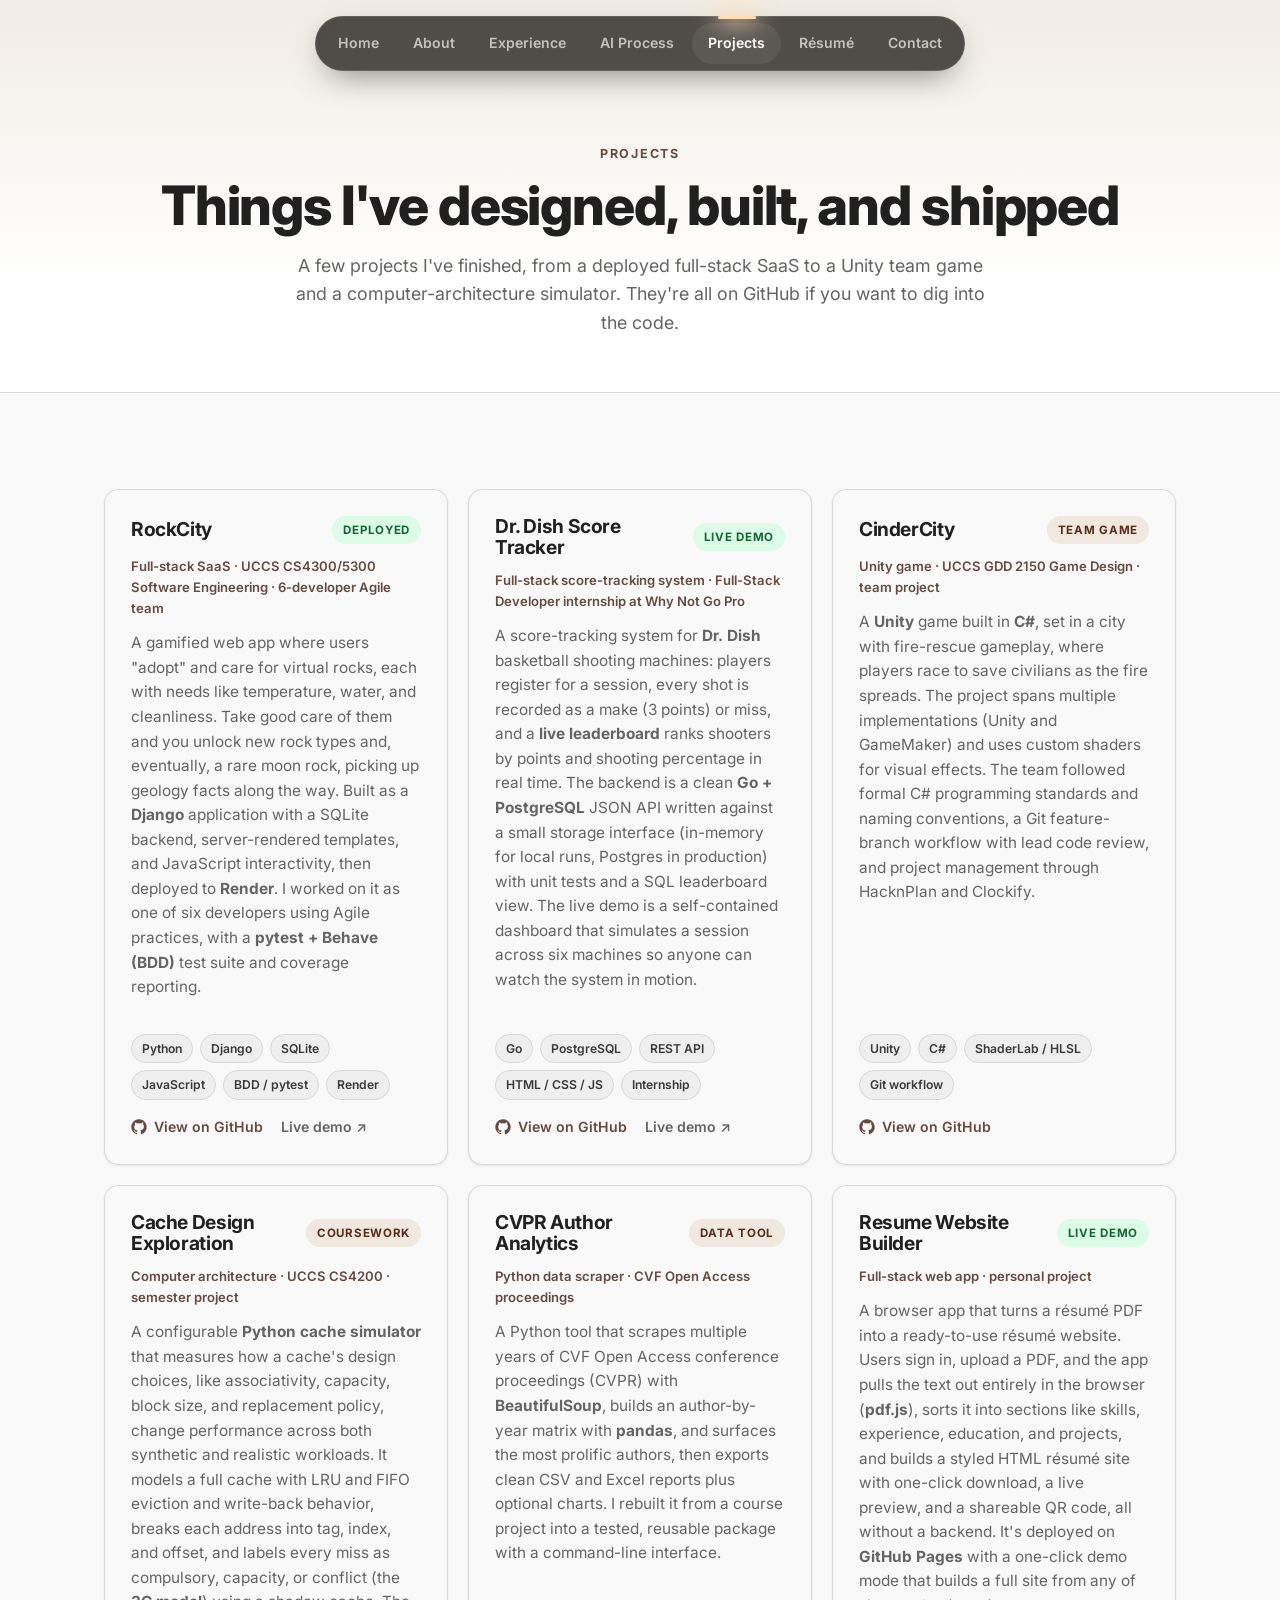
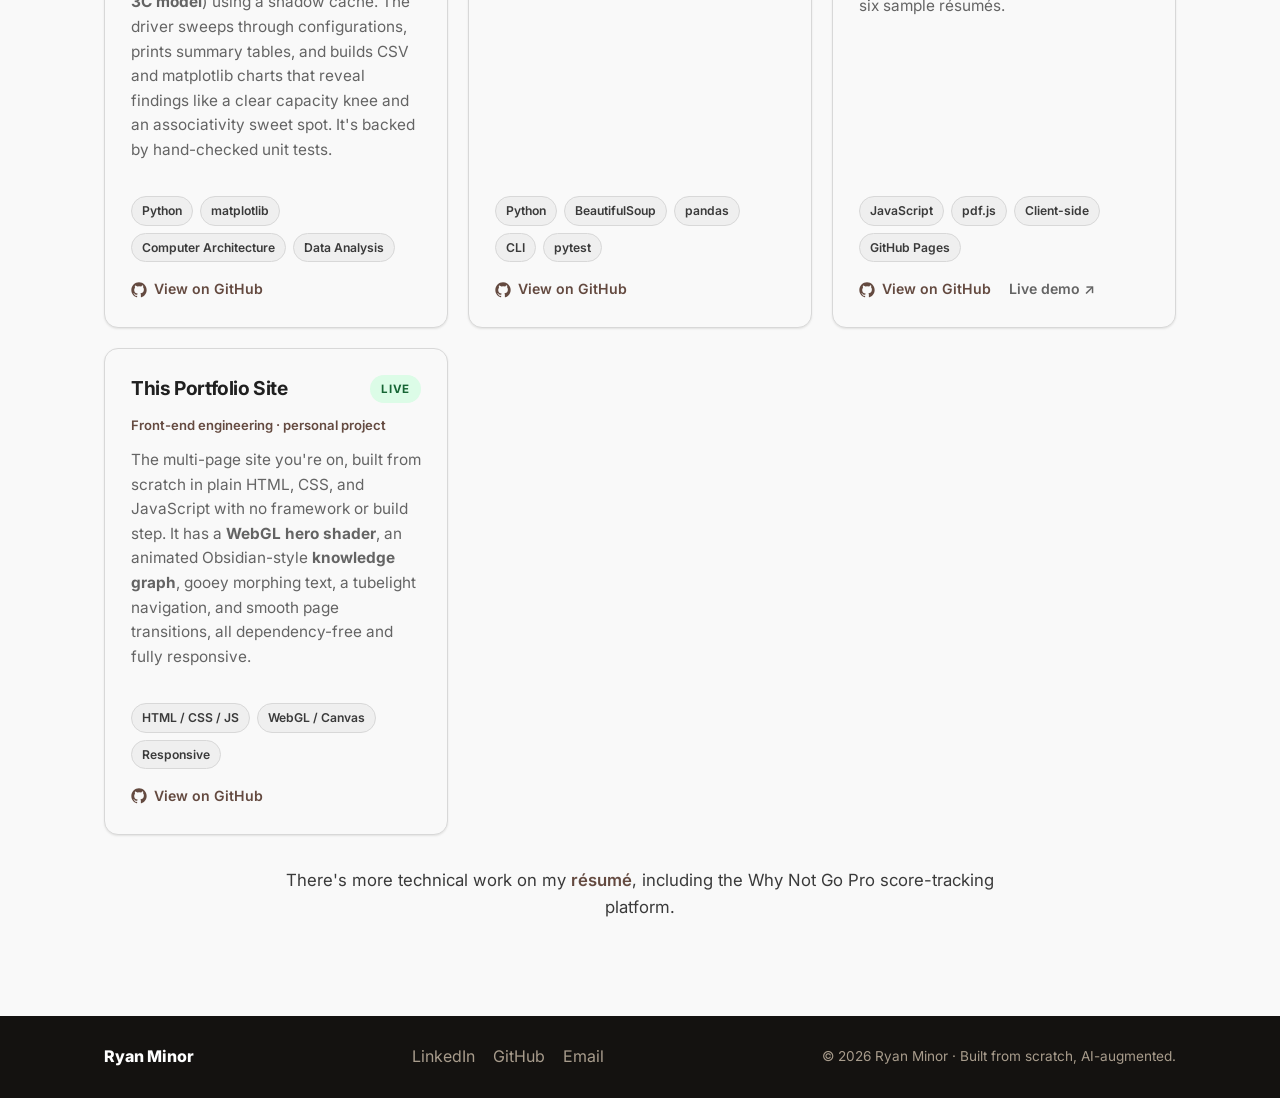
<file: projects.html>
<!DOCTYPE html>
<html lang="en">
<head>
    <meta charset="UTF-8">
    <meta name="viewport" content="width=device-width, initial-scale=1.0">
    <title>Projects — Ryan Minor</title>
    <meta name="description" content="Completed projects by Ryan Minor: a deployed full-stack Django SaaS (RockCity), a Unity team game (CinderCity), a Python cache-design simulator, and more. Code on GitHub.">
    <meta name="theme-color" content="#161616">
    <link rel="icon" href="data:image/svg+xml,<svg xmlns='http://www.w3.org/2000/svg' viewBox='0 0 100 100'><rect width='100' height='100' rx='22' fill='%23644a40'/><text x='50' y='68' font-size='52' font-family='Arial' font-weight='bold' fill='white' text-anchor='middle'>RM</text></svg>">
    <link rel="stylesheet" href="styles.css?v=4">
    <link rel="preconnect" href="https://fonts.googleapis.com"><link rel="preconnect" href="https://fonts.gstatic.com" crossorigin>
    <link href="https://fonts.googleapis.com/css2?family=Inter:wght@400;500;600;700;800;900&display=swap" rel="stylesheet">
</head>
<body>
    <div class="scroll-progress" id="scroll-progress"></div>
    <div id="nav-root"></div>

    <main>
        <header class="page-hero">
            <div class="container reveal">
                <span class="eyebrow">Projects</span>
                <h1 class="page-hero__title">Things I've designed, built, and shipped</h1>
                <p class="page-hero__lead">A few projects I've finished, from a deployed full-stack SaaS to a Unity team game and a computer-architecture simulator. They're all on GitHub if you want to dig into the code.</p>
            </div>
        </header>

        <section class="section">
            <div class="container">
                <div class="proj-grid">

                    <article class="proj-card reveal">
                        <div class="proj-card__head"><h3>RockCity</h3><span class="proj-card__status proj-card__status--live">Deployed</span></div>
                        <p class="proj-role">Full-stack SaaS · UCCS CS4300/5300 Software Engineering · 6-developer Agile team</p>
                        <p class="proj-card__desc">A gamified web app where users "adopt" and care for virtual rocks, each with needs like temperature, water, and cleanliness. Take good care of them and you unlock new rock types and, eventually, a rare moon rock, picking up geology facts along the way. Built as a <strong>Django</strong> application with a SQLite backend, server-rendered templates, and JavaScript interactivity, then deployed to <strong>Render</strong>. I worked on it as one of six developers using Agile practices, with a <strong>pytest + Behave (BDD)</strong> test suite and coverage reporting.</p>
                        <div class="proj-foot">
                            <div class="proj-card__tags"><span>Python</span><span>Django</span><span>SQLite</span><span>JavaScript</span><span>BDD / pytest</span><span>Render</span></div>
                            <div class="proj-links">
                                <a class="proj-link" href="https://github.com/UCCS-CS4300-5300/group1-spring2026" target="_blank" rel="noreferrer"><svg viewBox="0 0 24 24" fill="currentColor" aria-hidden="true"><path d="M12 .5C5.7.5.5 5.7.5 12c0 5.1 3.3 9.4 7.9 10.9.6.1.8-.2.8-.5v-1.7c-3.2.7-3.9-1.5-3.9-1.5-.5-1.3-1.3-1.7-1.3-1.7-1.1-.7.1-.7.1-.7 1.2.1 1.8 1.2 1.8 1.2 1 1.8 2.8 1.3 3.5 1 .1-.8.4-1.3.7-1.6-2.6-.3-5.3-1.3-5.3-5.8 0-1.3.5-2.3 1.2-3.1-.1-.3-.5-1.5.1-3.1 0 0 1-.3 3.3 1.2a11.5 11.5 0 0 1 6 0C17 4.6 18 4.9 18 4.9c.6 1.6.2 2.8.1 3.1.8.8 1.2 1.8 1.2 3.1 0 4.5-2.7 5.5-5.3 5.8.4.4.8 1.1.8 2.2v3.3c0 .3.2.6.8.5 4.6-1.5 7.9-5.8 7.9-10.9C23.5 5.7 18.3.5 12 .5z"/></svg> View on GitHub</a>
                                <a class="proj-link proj-link--ghost" href="https://group1-spring2026.onrender.com/login/" target="_blank" rel="noreferrer">Live demo ↗</a>
                            </div>
                        </div>
                    </article>

                    <article class="proj-card reveal">
                        <div class="proj-card__head"><h3>Dr. Dish Score Tracker</h3><span class="proj-card__status proj-card__status--live">Live demo</span></div>
                        <p class="proj-role">Full-stack score-tracking system · Full-Stack Developer internship at Why Not Go Pro</p>
                        <p class="proj-card__desc">A score-tracking system for <strong>Dr. Dish</strong> basketball shooting machines: players register for a session, every shot is recorded as a make (3 points) or miss, and a <strong>live leaderboard</strong> ranks shooters by points and shooting percentage in real time. The backend is a clean <strong>Go + PostgreSQL</strong> JSON API written against a small storage interface (in-memory for local runs, Postgres in production) with unit tests and a SQL leaderboard view. The live demo is a self-contained dashboard that simulates a session across six machines so anyone can watch the system in motion.</p>
                        <div class="proj-foot">
                            <div class="proj-card__tags"><span>Go</span><span>PostgreSQL</span><span>REST API</span><span>HTML / CSS / JS</span><span>Internship</span></div>
                            <div class="proj-links">
                                <a class="proj-link" href="https://github.com/rminor2/dish-score-tracker" target="_blank" rel="noreferrer"><svg viewBox="0 0 24 24" fill="currentColor" aria-hidden="true"><path d="M12 .5C5.7.5.5 5.7.5 12c0 5.1 3.3 9.4 7.9 10.9.6.1.8-.2.8-.5v-1.7c-3.2.7-3.9-1.5-3.9-1.5-.5-1.3-1.3-1.7-1.3-1.7-1.1-.7.1-.7.1-.7 1.2.1 1.8 1.2 1.8 1.2 1 1.8 2.8 1.3 3.5 1 .1-.8.4-1.3.7-1.6-2.6-.3-5.3-1.3-5.3-5.8 0-1.3.5-2.3 1.2-3.1-.1-.3-.5-1.5.1-3.1 0 0 1-.3 3.3 1.2a11.5 11.5 0 0 1 6 0C17 4.6 18 4.9 18 4.9c.6 1.6.2 2.8.1 3.1.8.8 1.2 1.8 1.2 3.1 0 4.5-2.7 5.5-5.3 5.8.4.4.8 1.1.8 2.2v3.3c0 .3.2.6.8.5 4.6-1.5 7.9-5.8 7.9-10.9C23.5 5.7 18.3.5 12 .5z"/></svg> View on GitHub</a>
                                <a class="proj-link proj-link--ghost" href="https://rminor2.github.io/dish-score-tracker/" target="_blank" rel="noreferrer">Live demo ↗</a>
                            </div>
                        </div>
                    </article>

                    <article class="proj-card reveal">
                        <div class="proj-card__head"><h3>CinderCity</h3><span class="proj-card__status">Team game</span></div>
                        <p class="proj-role">Unity game · UCCS GDD 2150 Game Design · team project</p>
                        <p class="proj-card__desc">A <strong>Unity</strong> game built in <strong>C#</strong>, set in a city with fire-rescue gameplay, where players race to save civilians as the fire spreads. The project spans multiple implementations (Unity and GameMaker) and uses custom shaders for visual effects. The team followed formal C# programming standards and naming conventions, a Git feature-branch workflow with lead code review, and project management through HacknPlan and Clockify.</p>
                        <div class="proj-foot">
                            <div class="proj-card__tags"><span>Unity</span><span>C#</span><span>ShaderLab / HLSL</span><span>Git workflow</span></div>
                            <div class="proj-links">
                                <a class="proj-link" href="https://github.com/BlueHades74/CinderCity" target="_blank" rel="noreferrer"><svg viewBox="0 0 24 24" fill="currentColor" aria-hidden="true"><path d="M12 .5C5.7.5.5 5.7.5 12c0 5.1 3.3 9.4 7.9 10.9.6.1.8-.2.8-.5v-1.7c-3.2.7-3.9-1.5-3.9-1.5-.5-1.3-1.3-1.7-1.3-1.7-1.1-.7.1-.7.1-.7 1.2.1 1.8 1.2 1.8 1.2 1 1.8 2.8 1.3 3.5 1 .1-.8.4-1.3.7-1.6-2.6-.3-5.3-1.3-5.3-5.8 0-1.3.5-2.3 1.2-3.1-.1-.3-.5-1.5.1-3.1 0 0 1-.3 3.3 1.2a11.5 11.5 0 0 1 6 0C17 4.6 18 4.9 18 4.9c.6 1.6.2 2.8.1 3.1.8.8 1.2 1.8 1.2 3.1 0 4.5-2.7 5.5-5.3 5.8.4.4.8 1.1.8 2.2v3.3c0 .3.2.6.8.5 4.6-1.5 7.9-5.8 7.9-10.9C23.5 5.7 18.3.5 12 .5z"/></svg> View on GitHub</a>
                            </div>
                        </div>
                    </article>

                    <article class="proj-card reveal">
                        <div class="proj-card__head"><h3>Cache Design Exploration</h3><span class="proj-card__status">Coursework</span></div>
                        <p class="proj-role">Computer architecture · UCCS CS4200 · semester project</p>
                        <p class="proj-card__desc">A configurable <strong>Python cache simulator</strong> that measures how a cache's design choices, like associativity, capacity, block size, and replacement policy, change performance across both synthetic and realistic workloads. It models a full cache with LRU and FIFO eviction and write-back behavior, breaks each address into tag, index, and offset, and labels every miss as compulsory, capacity, or conflict (the <strong>3C model</strong>) using a shadow cache. The driver sweeps through configurations, prints summary tables, and builds CSV and matplotlib charts that reveal findings like a clear capacity knee and an associativity sweet spot. It's backed by hand-checked unit tests.</p>
                        <div class="proj-foot">
                            <div class="proj-card__tags"><span>Python</span><span>matplotlib</span><span>Computer Architecture</span><span>Data Analysis</span></div>
                            <div class="proj-links">
                                <a class="proj-link" href="https://github.com/rminor2/Cache-Design-Project-CS4200-Minor" target="_blank" rel="noreferrer"><svg viewBox="0 0 24 24" fill="currentColor" aria-hidden="true"><path d="M12 .5C5.7.5.5 5.7.5 12c0 5.1 3.3 9.4 7.9 10.9.6.1.8-.2.8-.5v-1.7c-3.2.7-3.9-1.5-3.9-1.5-.5-1.3-1.3-1.7-1.3-1.7-1.1-.7.1-.7.1-.7 1.2.1 1.8 1.2 1.8 1.2 1 1.8 2.8 1.3 3.5 1 .1-.8.4-1.3.7-1.6-2.6-.3-5.3-1.3-5.3-5.8 0-1.3.5-2.3 1.2-3.1-.1-.3-.5-1.5.1-3.1 0 0 1-.3 3.3 1.2a11.5 11.5 0 0 1 6 0C17 4.6 18 4.9 18 4.9c.6 1.6.2 2.8.1 3.1.8.8 1.2 1.8 1.2 3.1 0 4.5-2.7 5.5-5.3 5.8.4.4.8 1.1.8 2.2v3.3c0 .3.2.6.8.5 4.6-1.5 7.9-5.8 7.9-10.9C23.5 5.7 18.3.5 12 .5z"/></svg> View on GitHub</a>
                            </div>
                        </div>
                    </article>

                    <article class="proj-card reveal">
                        <div class="proj-card__head"><h3>CVPR Author Analytics</h3><span class="proj-card__status">Data tool</span></div>
                        <p class="proj-role">Python data scraper · CVF Open Access proceedings</p>
                        <p class="proj-card__desc">A Python tool that scrapes multiple years of CVF Open Access conference proceedings (CVPR) with <strong>BeautifulSoup</strong>, builds an author-by-year matrix with <strong>pandas</strong>, and surfaces the most prolific authors, then exports clean CSV and Excel reports plus optional charts. I rebuilt it from a course project into a tested, reusable package with a command-line interface.</p>
                        <div class="proj-foot">
                            <div class="proj-card__tags"><span>Python</span><span>BeautifulSoup</span><span>pandas</span><span>CLI</span><span>pytest</span></div>
                            <div class="proj-links">
                                <a class="proj-link" href="https://github.com/rminor2/cvpr-author-analytics-project" target="_blank" rel="noreferrer"><svg viewBox="0 0 24 24" fill="currentColor" aria-hidden="true"><path d="M12 .5C5.7.5.5 5.7.5 12c0 5.1 3.3 9.4 7.9 10.9.6.1.8-.2.8-.5v-1.7c-3.2.7-3.9-1.5-3.9-1.5-.5-1.3-1.3-1.7-1.3-1.7-1.1-.7.1-.7.1-.7 1.2.1 1.8 1.2 1.8 1.2 1 1.8 2.8 1.3 3.5 1 .1-.8.4-1.3.7-1.6-2.6-.3-5.3-1.3-5.3-5.8 0-1.3.5-2.3 1.2-3.1-.1-.3-.5-1.5.1-3.1 0 0 1-.3 3.3 1.2a11.5 11.5 0 0 1 6 0C17 4.6 18 4.9 18 4.9c.6 1.6.2 2.8.1 3.1.8.8 1.2 1.8 1.2 3.1 0 4.5-2.7 5.5-5.3 5.8.4.4.8 1.1.8 2.2v3.3c0 .3.2.6.8.5 4.6-1.5 7.9-5.8 7.9-10.9C23.5 5.7 18.3.5 12 .5z"/></svg> View on GitHub</a>
                            </div>
                        </div>
                    </article>

                    <article class="proj-card reveal">
                        <div class="proj-card__head"><h3>Resume Website Builder</h3><span class="proj-card__status proj-card__status--live">Live demo</span></div>
                        <p class="proj-role">Full-stack web app · personal project</p>
                        <p class="proj-card__desc">A browser app that turns a résumé PDF into a ready-to-use résumé website. Users sign in, upload a PDF, and the app pulls the text out entirely in the browser (<strong>pdf.js</strong>), sorts it into sections like skills, experience, education, and projects, and builds a styled HTML résumé site with one-click download, a live preview, and a shareable QR code, all without a backend. It's deployed on <strong>GitHub Pages</strong> with a one-click demo mode that builds a full site from any of six sample résumés.</p>
                        <div class="proj-foot">
                            <div class="proj-card__tags"><span>JavaScript</span><span>pdf.js</span><span>Client-side</span><span>GitHub Pages</span></div>
                            <div class="proj-links">
                                <a class="proj-link" href="https://github.com/rminor2/ResumeWebsiteBuilder" target="_blank" rel="noreferrer"><svg viewBox="0 0 24 24" fill="currentColor" aria-hidden="true"><path d="M12 .5C5.7.5.5 5.7.5 12c0 5.1 3.3 9.4 7.9 10.9.6.1.8-.2.8-.5v-1.7c-3.2.7-3.9-1.5-3.9-1.5-.5-1.3-1.3-1.7-1.3-1.7-1.1-.7.1-.7.1-.7 1.2.1 1.8 1.2 1.8 1.2 1 1.8 2.8 1.3 3.5 1 .1-.8.4-1.3.7-1.6-2.6-.3-5.3-1.3-5.3-5.8 0-1.3.5-2.3 1.2-3.1-.1-.3-.5-1.5.1-3.1 0 0 1-.3 3.3 1.2a11.5 11.5 0 0 1 6 0C17 4.6 18 4.9 18 4.9c.6 1.6.2 2.8.1 3.1.8.8 1.2 1.8 1.2 3.1 0 4.5-2.7 5.5-5.3 5.8.4.4.8 1.1.8 2.2v3.3c0 .3.2.6.8.5 4.6-1.5 7.9-5.8 7.9-10.9C23.5 5.7 18.3.5 12 .5z"/></svg> View on GitHub</a>
                                <a class="proj-link proj-link--ghost" href="https://rminor2.github.io/ResumeWebsiteBuilder/" target="_blank" rel="noreferrer">Live demo ↗</a>
                            </div>
                        </div>
                    </article>

                    <article class="proj-card reveal">
                        <div class="proj-card__head"><h3>This Portfolio Site</h3><span class="proj-card__status proj-card__status--live">Live</span></div>
                        <p class="proj-role">Front-end engineering · personal project</p>
                        <p class="proj-card__desc">The multi-page site you're on, built from scratch in plain HTML, CSS, and JavaScript with no framework or build step. It has a <strong>WebGL hero shader</strong>, an animated Obsidian-style <strong>knowledge graph</strong>, gooey morphing text, a tubelight navigation, and smooth page transitions, all dependency-free and fully responsive.</p>
                        <div class="proj-foot">
                            <div class="proj-card__tags"><span>HTML / CSS / JS</span><span>WebGL / Canvas</span><span>Responsive</span></div>
                            <div class="proj-links">
                                <a class="proj-link" href="https://github.com/rminor2/ResumeWebsite" target="_blank" rel="noreferrer"><svg viewBox="0 0 24 24" fill="currentColor" aria-hidden="true"><path d="M12 .5C5.7.5.5 5.7.5 12c0 5.1 3.3 9.4 7.9 10.9.6.1.8-.2.8-.5v-1.7c-3.2.7-3.9-1.5-3.9-1.5-.5-1.3-1.3-1.7-1.3-1.7-1.1-.7.1-.7.1-.7 1.2.1 1.8 1.2 1.8 1.2 1 1.8 2.8 1.3 3.5 1 .1-.8.4-1.3.7-1.6-2.6-.3-5.3-1.3-5.3-5.8 0-1.3.5-2.3 1.2-3.1-.1-.3-.5-1.5.1-3.1 0 0 1-.3 3.3 1.2a11.5 11.5 0 0 1 6 0C17 4.6 18 4.9 18 4.9c.6 1.6.2 2.8.1 3.1.8.8 1.2 1.8 1.2 3.1 0 4.5-2.7 5.5-5.3 5.8.4.4.8 1.1.8 2.2v3.3c0 .3.2.6.8.5 4.6-1.5 7.9-5.8 7.9-10.9C23.5 5.7 18.3.5 12 .5z"/></svg> View on GitHub</a>
                            </div>
                        </div>
                    </article>

                </div>

                <p class="stack-note reveal">There's more technical work on my <a href="resume.html" style="color:var(--brand);font-weight:600;">résumé</a>, including the Why&nbsp;Not&nbsp;Go&nbsp;Pro score-tracking platform.</p>
            </div>
        </section>
    </main>

    <footer class="footer" id="footer-root"></footer>
    <script src="script.js?v=4"></script>
</body>
</html>
</file>
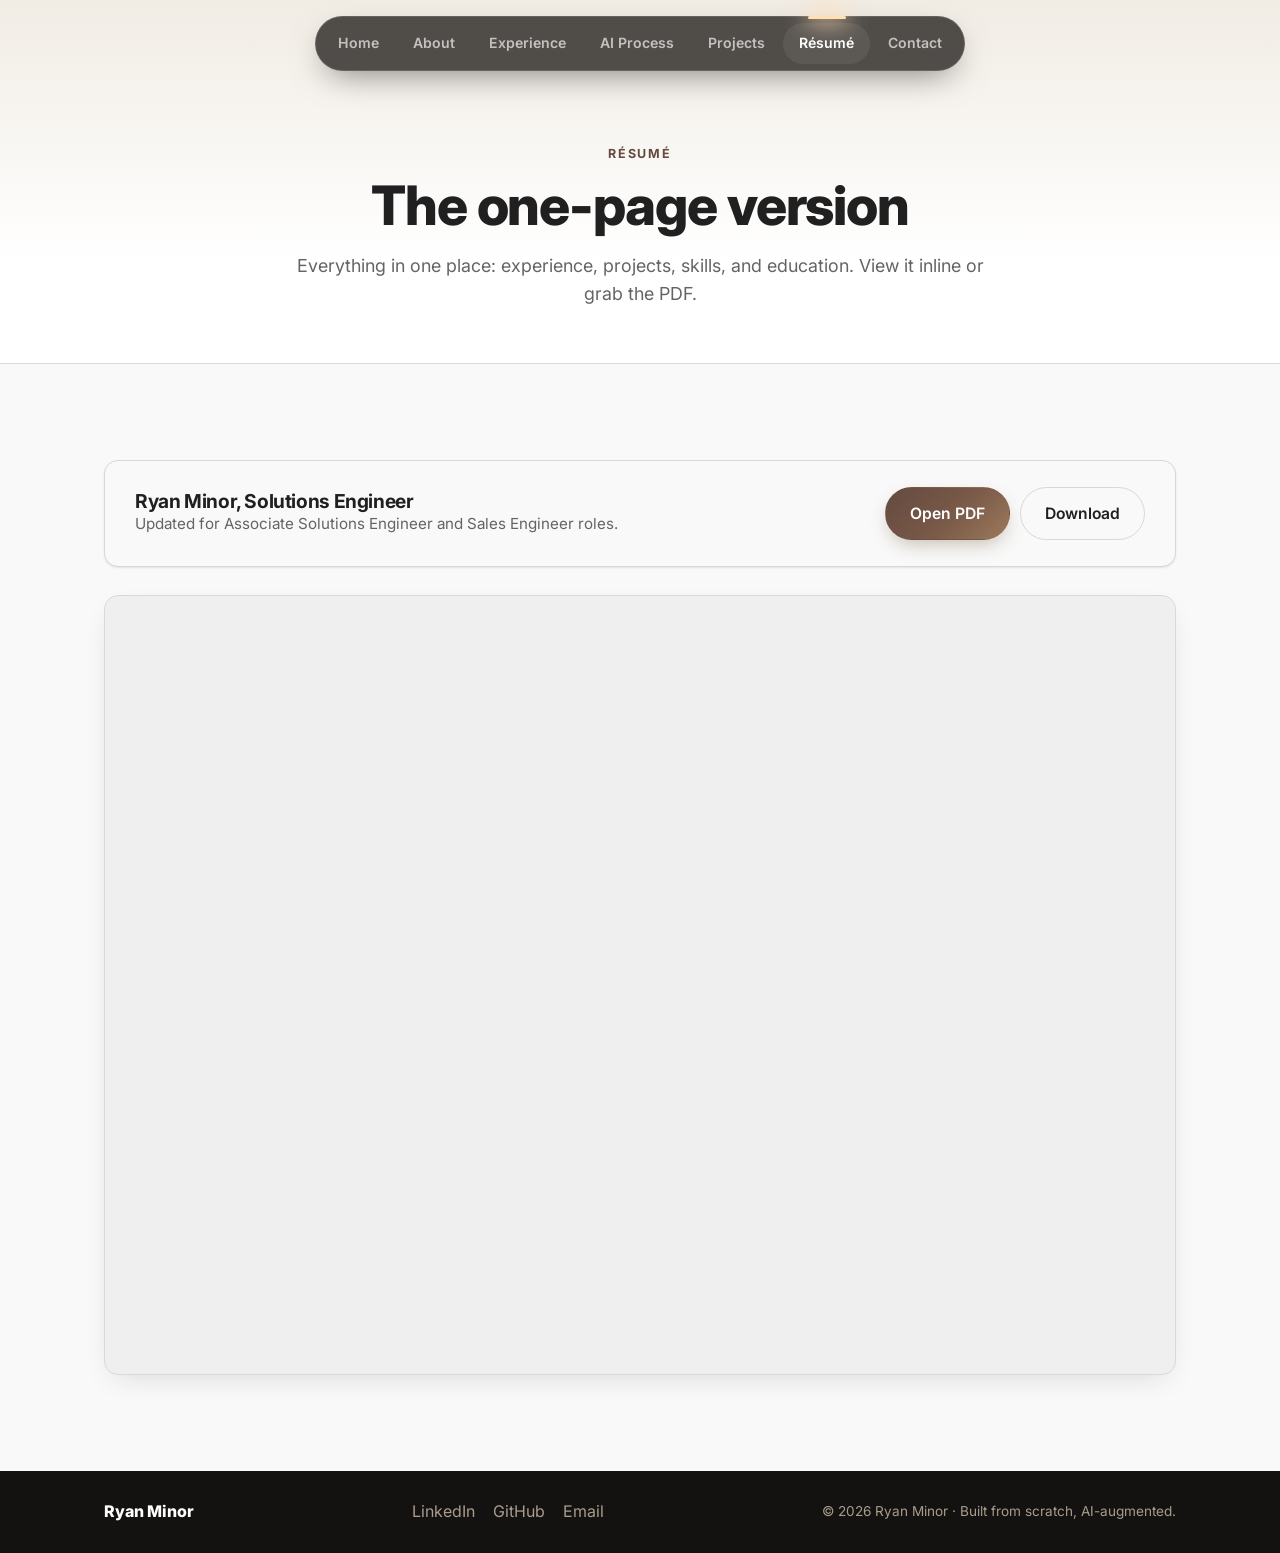
<file: resume.html>
<!DOCTYPE html>
<html lang="en">
<head>
    <meta charset="UTF-8">
    <meta name="viewport" content="width=device-width, initial-scale=1.0">
    <title>Résumé — Ryan Minor</title>
    <meta name="description" content="Ryan Minor's résumé. Solutions Engineer and Sales Engineer. View or download the PDF.">
    <meta name="theme-color" content="#161616">
    <link rel="icon" href="data:image/svg+xml,<svg xmlns='http://www.w3.org/2000/svg' viewBox='0 0 100 100'><rect width='100' height='100' rx='22' fill='%23644a40'/><text x='50' y='68' font-size='52' font-family='Arial' font-weight='bold' fill='white' text-anchor='middle'>RM</text></svg>">
    <link rel="stylesheet" href="styles.css?v=4">
    <link rel="preconnect" href="https://fonts.googleapis.com"><link rel="preconnect" href="https://fonts.gstatic.com" crossorigin>
    <link href="https://fonts.googleapis.com/css2?family=Inter:wght@400;500;600;700;800;900&display=swap" rel="stylesheet">
</head>
<body>
    <div class="scroll-progress" id="scroll-progress"></div>
    <div id="nav-root"></div>

    <main>
        <header class="page-hero">
            <div class="container reveal">
                <span class="eyebrow">Résumé</span>
                <h1 class="page-hero__title">The one-page version</h1>
                <p class="page-hero__lead">Everything in one place: experience, projects, skills, and education. View it inline or grab the PDF.</p>
            </div>
        </header>

        <section class="section">
            <div class="container">
                <div class="resume-cta reveal">
                    <div><h3>Ryan Minor, Solutions Engineer</h3><p>Updated for Associate Solutions Engineer and Sales Engineer roles.</p></div>
                    <div class="resume-cta__actions">
                        <a href="RyanMinor_SolutionsEngineer_Resume.pdf?v=5" target="_blank" class="btn btn-primary">Open PDF</a>
                        <a href="RyanMinor_SolutionsEngineer_Resume.pdf?v=5" download class="btn btn-outline">Download</a>
                    </div>
                </div>
                <div class="resume-embed reveal">
                    <iframe src="RyanMinor_SolutionsEngineer_Resume.pdf?v=5#toolbar=0" title="Ryan Minor résumé" loading="lazy"></iframe>
                </div>
            </div>
        </section>
    </main>

    <footer class="footer" id="footer-root"></footer>
    <script src="script.js?v=4"></script>
</body>
</html>
</file>
<file: styles.css>
/* ============================================================
   Ryan Minor — Solutions Engineer Portfolio
   Modern SaaS design system · vanilla CSS
   ============================================================ */

:root {
  --bg: #f9f9f9;          /* background */
  --soft: #efefef;        /* muted (section-soft) */
  --ink: #202020;         /* foreground */
  --ink-2: #3a3a3a;
  --muted: #646464;       /* muted-foreground */
  --line: #d8d8d8;        /* border */
  --brand: #644a40;       /* primary — warm brown */
  --brand-2: #9c7a5c;     /* lighter warm brown */
  --brand-ink: #582d1d;   /* deep brown (tag text) */
  --cream: #ffdfb5;       /* secondary — warm cream */
  --dark: #161616;        /* dark sections */
  --dark-2: #1d1b18;
  --grad: linear-gradient(135deg, #644a40 0%, #7a5a48 55%, #9c7a5c 100%);
  --shadow-sm: 0 1px 2px rgba(32,26,22,.06), 0 1px 3px rgba(32,26,22,.05);
  --shadow-md: 0 10px 30px -12px rgba(32,26,22,.18);
  --shadow-lg: 0 30px 60px -20px rgba(32,26,22,.26);
  --radius: 14px;
  --radius-sm: 10px;
  --maxw: 1120px;
  --nav-h: 68px;
}

* { margin: 0; padding: 0; box-sizing: border-box; }
html { scroll-behavior: smooth; scroll-padding-top: 84px; -webkit-text-size-adjust: 100%; }
body {
  font-family: "Inter", -apple-system, BlinkMacSystemFont, "Segoe UI", sans-serif;
  color: var(--ink);
  background: var(--bg);
  line-height: 1.6;
  -webkit-font-smoothing: antialiased;
  overflow-x: hidden;
}
a { color: inherit; text-decoration: none; }
img, canvas { display: block; max-width: 100%; }
h1, h2, h3 { line-height: 1.1; letter-spacing: -0.02em; }

/* ---------- Layout ---------- */
.container { width: 100%; max-width: var(--maxw); margin: 0 auto; padding: 0 24px; }
.section { padding: 96px 0; }
.section-soft { background: var(--soft); }
.section-dark { background: var(--dark); background-image: radial-gradient(900px 500px at 80% -10%, rgba(255,224,194,.18), transparent 60%), radial-gradient(700px 400px at 0% 110%, rgba(100,74,64,.4), transparent 55%); }

.section-head { max-width: 720px; margin: 0 auto 56px; text-align: center; }
.eyebrow { display: inline-block; font-size: .78rem; font-weight: 700; letter-spacing: .14em; text-transform: uppercase; color: var(--brand); margin-bottom: 14px; }
.eyebrow--light { color: #ffe0c2; }
.section-title { font-size: clamp(1.9rem, 3.6vw, 2.8rem); font-weight: 800; color: var(--ink); }
.section-title--light { color: #fff; }
.section-sub { margin-top: 16px; font-size: 1.08rem; color: var(--muted); }
.section-sub--light { color: #cdc6ba; }
.section-head--light .section-title { color: #fff; }

/* ---------- Buttons ---------- */
.btn { display: inline-flex; align-items: center; justify-content: center; gap: 8px; font-weight: 600; font-size: .98rem; padding: 13px 24px; border-radius: 999px; cursor: pointer; border: 1px solid transparent; transition: transform .2s ease, box-shadow .2s ease, background .2s ease, color .2s ease, border-color .2s ease; white-space: nowrap; }
.btn-sm { padding: 9px 18px; font-size: .9rem; }
.btn-primary { background: var(--grad); color: #fff; box-shadow: 0 8px 20px -6px rgba(100,74,40,.4); }
.btn-primary:hover { transform: translateY(-2px); box-shadow: 0 14px 28px -8px rgba(100,74,40,.5); }
.btn-outline { border-color: var(--line); background: var(--bg); color: var(--ink); }
.btn-outline:hover { border-color: var(--brand); color: var(--brand); transform: translateY(-2px); }
.btn-ghost { background: transparent; color: var(--ink); }
.btn-ghost:hover { color: var(--brand); }

/* ---------- Scroll progress ---------- */
.scroll-progress { position: fixed; top: 0; left: 0; height: 3px; width: 100%; transform: scaleX(var(--scroll-progress, 0)); transform-origin: 0 50%; background: var(--grad); z-index: 1000; }

/* ---------- Navbar ---------- */
.navbar { position: fixed; top: 0; left: 0; right: 0; height: var(--nav-h); z-index: 900; display: flex; align-items: center; transition: background .3s ease, box-shadow .3s ease, border-color .3s ease; border-bottom: 1px solid transparent; }
.navbar.scrolled { background: rgba(255,255,255,.85); backdrop-filter: saturate(180%) blur(14px); border-bottom-color: var(--line); box-shadow: var(--shadow-sm); }
.nav-container { width: 100%; max-width: var(--maxw); margin: 0 auto; padding: 0 24px; display: flex; align-items: center; justify-content: space-between; gap: 16px; }
.nav-logo { display: flex; align-items: center; gap: 10px; font-weight: 800; }
.nav-logo__mark { display: grid; place-items: center; width: 34px; height: 34px; border-radius: 10px; background: var(--grad); color: #fff; font-size: .85rem; letter-spacing: -.02em; }
.nav-logo__name { color: #fff; transition: color .3s ease; }
.navbar.scrolled .nav-logo__name { color: var(--ink); }
.nav-links { display: flex; gap: 28px; }
.nav-link { font-size: .95rem; font-weight: 500; color: rgba(255,255,255,.82); transition: color .2s ease; position: relative; }
.nav-link:hover, .nav-link.active { color: #fff; }
.navbar.scrolled .nav-link { color: var(--muted); }
.navbar.scrolled .nav-link:hover, .navbar.scrolled .nav-link.active { color: var(--ink); }
.nav-link.active::after { content: ""; position: absolute; left: 0; right: 0; bottom: -8px; height: 2px; border-radius: 2px; background: var(--brand); }
.nav-actions { display: flex; align-items: center; gap: 10px; }
.navbar:not(.scrolled) .nav-actions .btn-ghost { color: #fff; border: 1px solid rgba(255,255,255,.25); }
.nav-toggle { display: none; flex-direction: column; gap: 5px; background: none; border: 0; cursor: pointer; padding: 8px; }
.nav-toggle span { width: 22px; height: 2px; background: #fff; border-radius: 2px; transition: .3s; }
.navbar.scrolled .nav-toggle span { background: var(--ink); }

/* ---------- Hero ---------- */
.hero { position: relative; min-height: 100vh; display: flex; flex-direction: column; justify-content: center; padding: calc(var(--nav-h) + 40px) 24px 60px; overflow: hidden; background: var(--dark); color: #fff; }
.hero__bg { position: absolute; inset: 0; z-index: 0; }
.hero__grid { position: absolute; inset: 0; background-image: linear-gradient(to right, rgba(255,255,255,.05) 1px, transparent 1px), linear-gradient(to bottom, rgba(255,255,255,.05) 1px, transparent 1px); background-size: 54px 54px; mask-image: radial-gradient(ellipse 80% 60% at 50% 30%, #000 30%, transparent 75%); -webkit-mask-image: radial-gradient(ellipse 80% 60% at 50% 30%, #000 30%, transparent 75%); }
.aurora { position: absolute; border-radius: 50%; filter: blur(90px); opacity: .55; animation: drift 18s ease-in-out infinite; }
.aurora--1 { width: 560px; height: 560px; background: #644a40; top: -160px; left: -100px; }
.aurora--2 { width: 520px; height: 520px; background: #ffdfb5; top: -60px; right: -120px; animation-delay: -6s; }
.aurora--3 { width: 600px; height: 600px; background: #9c7a5c; bottom: -260px; left: 30%; animation-delay: -11s; opacity: .4; }
@keyframes drift { 0%,100% { transform: translate(0,0) scale(1); } 33% { transform: translate(40px,30px) scale(1.08); } 66% { transform: translate(-30px,20px) scale(.95); } }
.hero__shader { position: absolute; inset: 0; width: 100%; height: 100%; display: block; z-index: 0; }
.hero__veil { position: absolute; inset: 0; z-index: 1; pointer-events: none; background: radial-gradient(ellipse 72% 56% at 50% 42%, rgba(11,16,32,.74), rgba(11,16,32,.45) 70%, rgba(11,16,32,.6)); }

.hero__content { position: relative; z-index: 2; max-width: 880px; margin: 0 auto; text-align: center; }
.hero__badge { display: inline-flex; align-items: center; gap: 9px; font-size: .85rem; font-weight: 500; color: #c7d0e8; background: rgba(255,255,255,.06); border: 1px solid rgba(255,255,255,.14); padding: 8px 16px; border-radius: 999px; backdrop-filter: blur(6px); }
.hero__badge-dot { width: 8px; height: 8px; border-radius: 50%; background: #34d399; box-shadow: 0 0 0 4px rgba(52,211,153,.2); }
.hero__title { font-size: clamp(3rem, 8vw, 5.6rem); font-weight: 900; margin: 22px 0 6px; letter-spacing: -.04em; background: linear-gradient(180deg, #fff, #ffe0c2); -webkit-background-clip: text; background-clip: text; color: transparent; }
.hero__roles { display: inline-flex; flex-wrap: wrap; justify-content: center; align-items: center; gap: 10px; font-weight: 600; font-size: clamp(1rem, 2.4vw, 1.35rem); color: #ffe0c2; }
.hero__roles i { color: rgba(255,255,255,.3); font-style: normal; }
.hero__lead { max-width: 640px; margin: 22px auto 0; font-size: 1.12rem; color: #cdc6ba; }
.hero__lead strong { color: #fff; font-weight: 600; }
.hero__cta { display: flex; flex-wrap: wrap; gap: 12px; justify-content: center; margin-top: 34px; }
.hero__cta .btn-outline { background: rgba(255,255,255,.06); border-color: rgba(255,255,255,.2); color: #fff; }
.hero__cta .btn-outline:hover { background: rgba(255,255,255,.12); border-color: #fff; color: #fff; }
.hero__cta .btn-ghost { color: #c7d0e8; }
.hero__cta .btn-ghost:hover { color: #fff; }
.hero__socials { display: flex; flex-wrap: wrap; gap: 22px; justify-content: center; margin-top: 26px; font-size: .9rem; color: #a89c8c; }
.hero__socials a:hover { color: #fff; }

.hero__stats { position: relative; z-index: 2; display: grid; grid-template-columns: repeat(4, 1fr); gap: 20px; max-width: 880px; margin: 64px auto 0; padding-top: 30px; border-top: 1px solid rgba(255,255,255,.1); }
.stat { text-align: center; }
.stat__num { display: block; font-size: clamp(1.8rem, 4vw, 2.6rem); font-weight: 800; background: linear-gradient(135deg,#fff,#ffe0c2); -webkit-background-clip: text; background-clip: text; color: transparent; }
.stat__label { font-size: .82rem; color: #a89c8c; }

/* ---------- About ---------- */
.about-grid { display: grid; grid-template-columns: 1.3fr 1fr; gap: 48px; align-items: start; }
.about-lead p { font-size: 1.12rem; color: var(--ink-2); margin-bottom: 18px; }
.about-lead strong { color: var(--ink); font-weight: 700; }
.about-points { list-style: none; display: grid; gap: 16px; }
.about-points li { display: flex; gap: 14px; background: var(--bg); border: 1px solid var(--line); border-radius: var(--radius-sm); padding: 18px; box-shadow: var(--shadow-sm); }
.about-points span { font-size: 1.4rem; }
.about-points strong { display: block; font-size: 1rem; }
.about-points p { font-size: .92rem; color: var(--muted); }

/* ---------- About Me (personal) ---------- */
.about-me { max-width: 760px; margin: 0 auto; }
.about-me__head { text-align: center; margin-bottom: 8px; }
.about-me p { font-size: 1.12rem; color: var(--ink-2); margin-top: 20px; }
.hobby-tags { display: flex; flex-wrap: wrap; gap: 10px; justify-content: center; margin-top: 30px; }
.hobby-tags span { font-size: .9rem; font-weight: 500; padding: 8px 14px; border-radius: 999px; background: var(--soft); border: 1px solid var(--line); color: var(--ink-2); transition: transform .15s ease, border-color .15s ease; }
.hobby-tags span:hover { transform: translateY(-2px); border-color: var(--brand); }

/* ---------- Experience ---------- */
.timeline { display: grid; gap: 22px; max-width: 880px; margin: 0 auto; }
.exp-card { background: var(--bg); border: 1px solid var(--line); border-radius: var(--radius); padding: 30px; box-shadow: var(--shadow-sm); transition: transform .25s ease, box-shadow .25s ease, border-color .25s ease; }
.exp-card:hover { transform: translateY(-3px); box-shadow: var(--shadow-md); border-color: #d6dbed; }
.exp-card__top { display: flex; justify-content: space-between; align-items: flex-start; gap: 16px; flex-wrap: wrap; margin-bottom: 16px; }
.exp-card__role { font-size: 1.25rem; font-weight: 700; }
.exp-card__co { color: var(--brand); font-weight: 600; }
.exp-card__date { font-size: .85rem; color: var(--muted); white-space: nowrap; background: var(--soft); padding: 6px 12px; border-radius: 999px; }
.exp-card__points { list-style: none; display: grid; gap: 10px; }
.exp-card__points li { position: relative; padding-left: 22px; color: var(--ink-2); font-size: .98rem; }
.exp-card__points li::before { content: ""; position: absolute; left: 4px; top: 10px; width: 6px; height: 6px; border-radius: 50%; background: var(--brand); }
.exp-card__points strong { color: var(--ink); font-weight: 700; }
.exp-card__tags { display: flex; flex-wrap: wrap; gap: 8px; margin-top: 18px; }
.exp-card__tags span { font-size: .78rem; font-weight: 600; color: var(--brand-ink); background: #f1e8df; padding: 5px 12px; border-radius: 999px; }

/* ---------- AI Process ---------- */
.process { display: grid; grid-template-columns: repeat(3, 1fr); gap: 18px; margin-bottom: 36px; }
.process__step { background: var(--bg); border: 1px solid var(--line); border-radius: var(--radius); padding: 26px; box-shadow: var(--shadow-sm); position: relative; overflow: hidden; transition: transform .25s ease, box-shadow .25s ease; }
.process__step:hover { transform: translateY(-3px); box-shadow: var(--shadow-md); }
.process__num { font-size: 2rem; font-weight: 800; background: var(--grad); -webkit-background-clip: text; background-clip: text; color: transparent; }
.process__step h3 { font-size: 1.05rem; margin: 8px 0 6px; }
.process__step p { font-size: .92rem; color: var(--muted); }
.ai-tools { display: grid; grid-template-columns: repeat(3, 1fr); gap: 18px; }
.ai-tool { background: var(--dark); color: #fff; border-radius: var(--radius); padding: 28px; background-image: radial-gradient(500px 200px at 100% 0%, rgba(255,224,194,.16), transparent 70%); }
.ai-tool h3 { font-size: 1.1rem; margin-bottom: 10px; }
.ai-tool p { font-size: .92rem; color: #cdc6ba; }

/* ---------- Knowledge Graph ---------- */
.graph-wrap { position: relative; height: 520px; border-radius: 12px; overflow: hidden; background: radial-gradient(130% 100% at 50% -10%, #201d2b, #151515 65%); box-shadow: inset 0 0 0 1px rgba(255,255,255,.06); }
#knowledge-graph { width: 100%; height: 100%; cursor: grab; }
#knowledge-graph:active { cursor: grabbing; }
.graph-tooltip { position: absolute; pointer-events: none; padding: 6px 11px; border-radius: 8px; background: #1e1e1e; box-shadow: inset 0 0 0 1px rgba(255,255,255,.12); color: #eeeeee; font-size: .8rem; font-weight: 500; letter-spacing: -.28px; opacity: 0; transform: translate(-50%, -135%); transition: opacity .15s ease; white-space: nowrap; z-index: 5; }
.graph-legend { position: absolute; bottom: 14px; left: 16px; right: 16px; text-align: center; pointer-events: none; }
.graph-legend .graph-cap { font-size: 12px; color: #a3a3a3; letter-spacing: -.24px; }

/* ---------- AI Projects ---------- */
.proj-grid { display: grid; grid-template-columns: repeat(3, 1fr); gap: 20px; }
.proj-card { background: var(--bg); border: 1px solid var(--line); border-radius: var(--radius); padding: 26px; box-shadow: var(--shadow-sm); display: flex; flex-direction: column; transition: transform .25s ease, box-shadow .25s ease, border-color .25s ease; }
.proj-card:hover { transform: translateY(-4px); box-shadow: var(--shadow-lg); border-color: #d2d8ef; }
.proj-card--feature { grid-column: span 3; border-color: transparent; background: var(--dark); color: #fff; background-image: radial-gradient(700px 300px at 90% -20%, rgba(255,224,194,.16), transparent 60%), radial-gradient(500px 300px at -10% 120%, rgba(100,74,64,.4), transparent 60%); }
.proj-card__head { display: flex; justify-content: space-between; align-items: center; gap: 12px; margin-bottom: 12px; }
.proj-card__head h3 { font-size: 1.2rem; }
.proj-card--feature .proj-card__head h3 { font-size: 1.5rem; }
.proj-card__status { font-size: .72rem; font-weight: 700; text-transform: uppercase; letter-spacing: .06em; padding: 5px 11px; border-radius: 999px; background: #f1e8df; color: var(--brand-ink); white-space: nowrap; }
.proj-card--feature .proj-card__status { background: rgba(255,255,255,.15); color: #fff; }
.proj-card__status--live { background: #dcfce7; color: #166534; }
.proj-card__status--soon { background: #fef3c7; color: #92400e; }
.proj-card__desc { font-size: .96rem; color: var(--muted); margin-bottom: 18px; }
.proj-card--feature .proj-card__desc { color: #cdc6ba; max-width: 720px; }
.proj-card--feature .proj-card__desc strong { color: #fff; }
.proj-meta { display: grid; gap: 12px; margin-bottom: 18px; }
.proj-card--feature .proj-meta { grid-template-columns: repeat(3, 1fr); }
.proj-meta dt { font-size: .72rem; font-weight: 700; text-transform: uppercase; letter-spacing: .06em; color: var(--brand); margin-bottom: 3px; }
.proj-card--feature .proj-meta dt { color: #ffe0c2; }
.proj-meta dd { font-size: .9rem; color: var(--ink-2); }
.proj-card--feature .proj-meta dd { color: #ddd5c9; }
.proj-card__tags { display: flex; flex-wrap: wrap; gap: 7px; margin-top: auto; }
.proj-card__tags span { font-size: .76rem; font-weight: 600; color: var(--ink-2); background: var(--soft); border: 1px solid var(--line); padding: 4px 10px; border-radius: 999px; }
.proj-card--feature .proj-card__tags span { background: rgba(255,255,255,.1); border-color: rgba(255,255,255,.15); color: #fff; }
.proj-card__outcome { margin-top: 16px; font-size: .9rem; color: #ffe0c2; font-weight: 500; }
.proj-role { font-size: .82rem; font-weight: 600; color: var(--brand); margin-bottom: 12px; }
.proj-foot { margin-top: auto; padding-top: 16px; }
.proj-links { display: flex; flex-wrap: wrap; gap: 18px; margin-top: 16px; }
.proj-link { display: inline-flex; align-items: center; gap: 7px; font-size: .88rem; font-weight: 600; color: var(--brand); transition: opacity .15s ease; }
.proj-link svg { width: 16px; height: 16px; }
.proj-link:hover { opacity: .65; }
.proj-link--ghost { color: var(--muted); }

/* ---------- Skills ---------- */
.skills-grid { display: grid; grid-template-columns: repeat(3, 1fr); gap: 20px; }
.skill-col { background: var(--bg); border: 1px solid var(--line); border-radius: var(--radius); padding: 26px; box-shadow: var(--shadow-sm); }
.skill-col__title { display: flex; align-items: center; gap: 10px; font-size: 1.1rem; margin-bottom: 18px; }
.skill-tags { display: flex; flex-wrap: wrap; gap: 8px; }
.skill-tags span { font-size: .85rem; font-weight: 500; padding: 7px 13px; border-radius: 999px; background: var(--soft); border: 1px solid var(--line); color: var(--ink-2); transition: transform .15s ease, border-color .15s ease, color .15s ease; }
.skill-tags span:hover { transform: translateY(-2px); border-color: var(--brand); color: var(--brand); }
.stack-use { color: var(--muted); font-size: .92rem; margin-bottom: 14px; }
.stack-note { text-align: center; max-width: 720px; margin: 32px auto 0; color: var(--ink-2); font-size: 1.05rem; }
.toolkit-stat { text-align: center; margin: -8px 0 44px; }
.toolkit-stat .stat__num { display: block; font-size: clamp(2.8rem, 7vw, 4.4rem); font-weight: 800; line-height: 1; background: var(--grad); -webkit-background-clip: text; background-clip: text; color: transparent; }
.toolkit-stat__label { display: block; margin-top: 8px; color: var(--muted); font-size: 1rem; }

/* ---------- Mini projects ---------- */
.mini-grid { display: grid; grid-template-columns: repeat(3, 1fr); gap: 20px; }
.mini-card { background: var(--bg); border: 1px solid var(--line); border-radius: var(--radius); padding: 24px; box-shadow: var(--shadow-sm); transition: transform .25s ease, box-shadow .25s ease; }
.mini-card:hover { transform: translateY(-3px); box-shadow: var(--shadow-md); }
.mini-card h3 { font-size: 1.1rem; margin-bottom: 10px; }
.mini-card p { font-size: .92rem; color: var(--muted); margin-bottom: 16px; }

/* ---------- Resume ---------- */
.resume-cta { display: flex; justify-content: space-between; align-items: center; gap: 20px; flex-wrap: wrap; background: var(--bg); border: 1px solid var(--line); border-radius: var(--radius); padding: 26px 30px; box-shadow: var(--shadow-sm); margin-bottom: 28px; }
.resume-cta h3 { font-size: 1.2rem; }
.resume-cta p { color: var(--muted); font-size: .95rem; }
.resume-cta__actions { display: flex; gap: 10px; flex-wrap: wrap; }
.resume-embed { border-radius: var(--radius); overflow: hidden; border: 1px solid var(--line); box-shadow: var(--shadow-md); height: 780px; background: var(--soft); }
.resume-embed iframe { width: 100%; height: 100%; border: 0; }

/* ---------- Contact ---------- */
.contact-inner { text-align: center; max-width: 720px; margin: 0 auto; }
.contact-lead { margin: 16px auto 30px; color: #cdc6ba; font-size: 1.08rem; }
.contact-lead strong { color: #fff; }
.contact-methods { display: flex; flex-wrap: wrap; gap: 12px; justify-content: center; }
.contact-chip { display: inline-flex; align-items: center; gap: 9px; padding: 12px 20px; border-radius: 999px; background: rgba(255,255,255,.06); border: 1px solid rgba(255,255,255,.15); color: #fff; font-weight: 500; font-size: .95rem; transition: transform .2s ease, background .2s ease, border-color .2s ease; }
.contact-chip:hover { transform: translateY(-3px); background: rgba(255,255,255,.12); border-color: rgba(255,255,255,.4); }
.contact-chip__tag { font-size: .68rem; font-weight: 700; letter-spacing: .06em; text-transform: uppercase; color: rgba(255,255,255,.6); background: rgba(255,255,255,.1); padding: 2px 7px; border-radius: 999px; }
.contact-loc { margin-top: 26px; color: #a89c8c; font-size: .92rem; }

/* ---------- Footer ---------- */
.footer { background: #141210; color: #a89c8c; padding: 28px 0; }
.footer__inner { display: flex; justify-content: space-between; align-items: center; gap: 14px; flex-wrap: wrap; }
.footer__name { font-weight: 800; color: #fff; }
.footer__copy { font-size: .85rem; }

/* ---------- Reveal animations ---------- */
.reveal { opacity: 0; transform: translateY(28px); transition: opacity .7s cubic-bezier(.16,1,.3,1), transform .7s cubic-bezier(.16,1,.3,1); }
.reveal.in { opacity: 1; transform: none; }

/* ---------- Tubelight nav (floating pill) ---------- */
.tube-nav { position: fixed; top: 16px; left: 50%; transform: translateX(-50%); z-index: 950; max-width: calc(100% - 24px); }
.tube-nav__pill { position: relative; display: flex; align-items: center; gap: 2px; padding: 6px; border-radius: 999px; background: rgba(22,20,18,.74); -webkit-backdrop-filter: saturate(160%) blur(14px); backdrop-filter: saturate(160%) blur(14px); border: 1px solid rgba(255,255,255,.12); box-shadow: 0 12px 34px -12px rgba(0,0,0,.55); }
.tube-link { position: relative; display: inline-flex; align-items: center; gap: 8px; padding: 9px 16px; border-radius: 999px; font-size: .88rem; font-weight: 600; color: rgba(255,255,255,.66); transition: color .2s ease, background .2s ease; white-space: nowrap; }
.tube-link:hover { color: #fff; }
.tube-link.active { color: #fff; background: rgba(255,255,255,.07); }
.tube-link__icon { display: none; align-items: center; }
.tube-link__icon svg { width: 18px; height: 18px; }
.tube-lamp { position: absolute; top: 0; left: 0; height: 1px; pointer-events: none; transition: left .45s cubic-bezier(.16,1,.3,1), width .45s cubic-bezier(.16,1,.3,1); }
.tube-lamp__bar { position: absolute; top: -1px; left: 50%; transform: translateX(-50%); width: 38px; height: 3px; border-radius: 3px; background: var(--cream); }
.tube-lamp__glow { position: absolute; top: -9px; left: 50%; transform: translateX(-50%); width: 48px; height: 16px; background: var(--cream); filter: blur(11px); opacity: .8; border-radius: 50%; }

/* ---------- Page header (interior pages) ---------- */
.page-hero { padding: 140px 0 54px; text-align: center; background: linear-gradient(180deg, #f1ece4, #fff 72%); border-bottom: 1px solid var(--line); }
.page-hero .eyebrow { margin-bottom: 12px; }
.page-hero__title { font-size: clamp(2.2rem, 5vw, 3.4rem); font-weight: 800; }
.page-hero__lead { max-width: 700px; margin: 16px auto 0; color: var(--muted); font-size: 1.12rem; }

/* ---------- Page transitions ---------- */
main { animation: pageIn .5s cubic-bezier(.16,1,.3,1) both; }
@keyframes pageIn { from { opacity: 0; transform: translateY(14px); } to { opacity: 1; transform: none; } }
body.is-exiting main { animation: pageOut .24s ease both; }
@keyframes pageOut { to { opacity: 0; transform: translateY(-10px); } }

/* ---------- Gooey morphing text ---------- */
.gooey { position: relative; height: 78px; margin: 8px 0 2px; }
.gooey__stage { position: absolute; inset: 0; display: flex; align-items: center; justify-content: center; filter: url(#threshold); }
.gooey__t1, .gooey__t2 { position: absolute; display: inline-block; user-select: none; text-align: center; font-weight: 800; letter-spacing: -.02em; font-size: clamp(1.7rem, 5.5vw, 3.2rem); white-space: nowrap; color: #ffe0c2; }

/* ---------- Home overview cards ---------- */
.overview-grid { display: grid; grid-template-columns: repeat(3, 1fr); gap: 20px; }
.ov-card { display: block; background: var(--bg); border: 1px solid var(--line); border-radius: var(--radius); padding: 28px; box-shadow: var(--shadow-sm); transition: transform .25s ease, box-shadow .25s ease, border-color .25s ease; }
.ov-card:hover { transform: translateY(-4px); box-shadow: var(--shadow-lg); border-color: #d2d8ef; }
.ov-card__icon { width: 46px; height: 46px; border-radius: 12px; display: grid; place-items: center; background: #f1e8df; color: var(--brand); margin-bottom: 14px; font-size: 1.3rem; }
.ov-card h3 { font-size: 1.15rem; margin-bottom: 8px; }
.ov-card p { color: var(--muted); font-size: .95rem; }
.ov-card__more { display: inline-block; margin-top: 14px; color: var(--brand); font-weight: 600; font-size: .9rem; }

/* ---------- Footer links ---------- */
.footer__links { display: flex; gap: 18px; }
.footer__links a:hover { color: #fff; }

/* ---------- Responsive ---------- */
@media (max-width: 920px) {
  .about-grid { grid-template-columns: 1fr; gap: 28px; }
  .process, .ai-tools, .proj-grid, .skills-grid, .mini-grid, .overview-grid { grid-template-columns: 1fr 1fr; }
  .proj-card--feature { grid-column: span 2; }
  .proj-card--feature .proj-meta { grid-template-columns: 1fr; }
}
@media (max-width: 720px) {
  .section { padding: 72px 0; }
  .nav-links, .nav-actions { display: none; }
  .nav-links.open { display: flex; position: absolute; top: var(--nav-h); left: 0; right: 0; flex-direction: column; gap: 0; background: #fff; border-bottom: 1px solid var(--line); box-shadow: var(--shadow-md); padding: 8px; }
  .nav-links.open .nav-link { color: var(--ink); padding: 14px 16px; border-radius: 10px; }
  .nav-links.open .nav-link:hover { background: var(--soft); }
  .nav-toggle { display: flex; }
  .hero__stats { grid-template-columns: 1fr 1fr; gap: 24px 12px; }
  .process, .ai-tools, .proj-grid, .skills-grid, .mini-grid, .overview-grid { grid-template-columns: 1fr; }
  .proj-card--feature { grid-column: span 1; }
  .resume-embed { height: 560px; }
  .graph-wrap { height: 440px; }
  .graph-legend { max-width: 92%; }

  /* tubelight nav → floating bottom bar, raised up so it sits ABOVE iOS Safari's
     bottom toolbar (which otherwise covers the tabs and makes them untappable). */
  .tube-nav { top: auto; bottom: calc(env(safe-area-inset-bottom, 0px) + 10px); }
  .tube-nav__pill { overflow-x: auto; max-width: calc(100vw - 24px); -ms-overflow-style: none; scrollbar-width: none; }
  .tube-nav__pill::-webkit-scrollbar { display: none; }
  .tube-link { padding: 10px 12px; }
  .tube-link__label { display: none; }
  .tube-link__icon { display: inline-flex; }
  .page-hero { padding: 92px 0 44px; }
}

@media (prefers-reduced-motion: reduce) {
  * { animation: none !important; scroll-behavior: auto; }
  .reveal { opacity: 1; transform: none; transition: none; }
}
</file>
